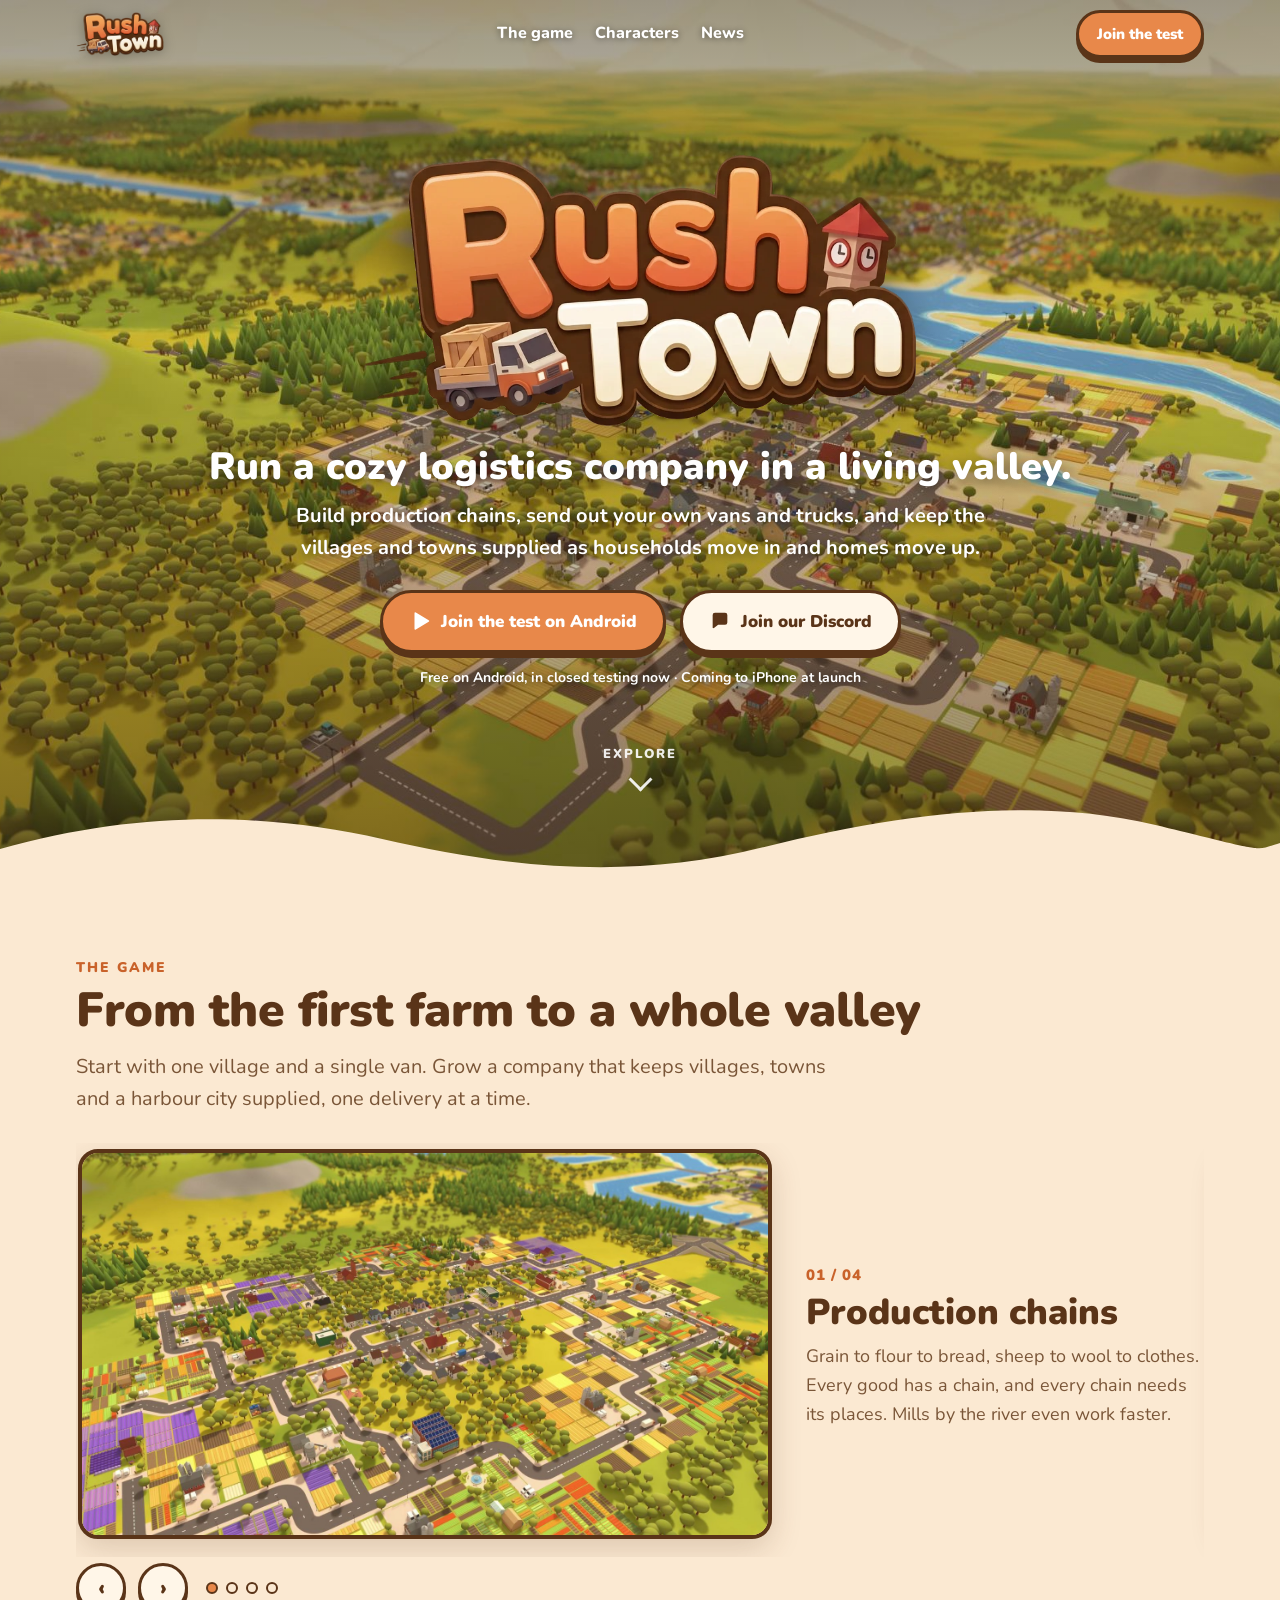
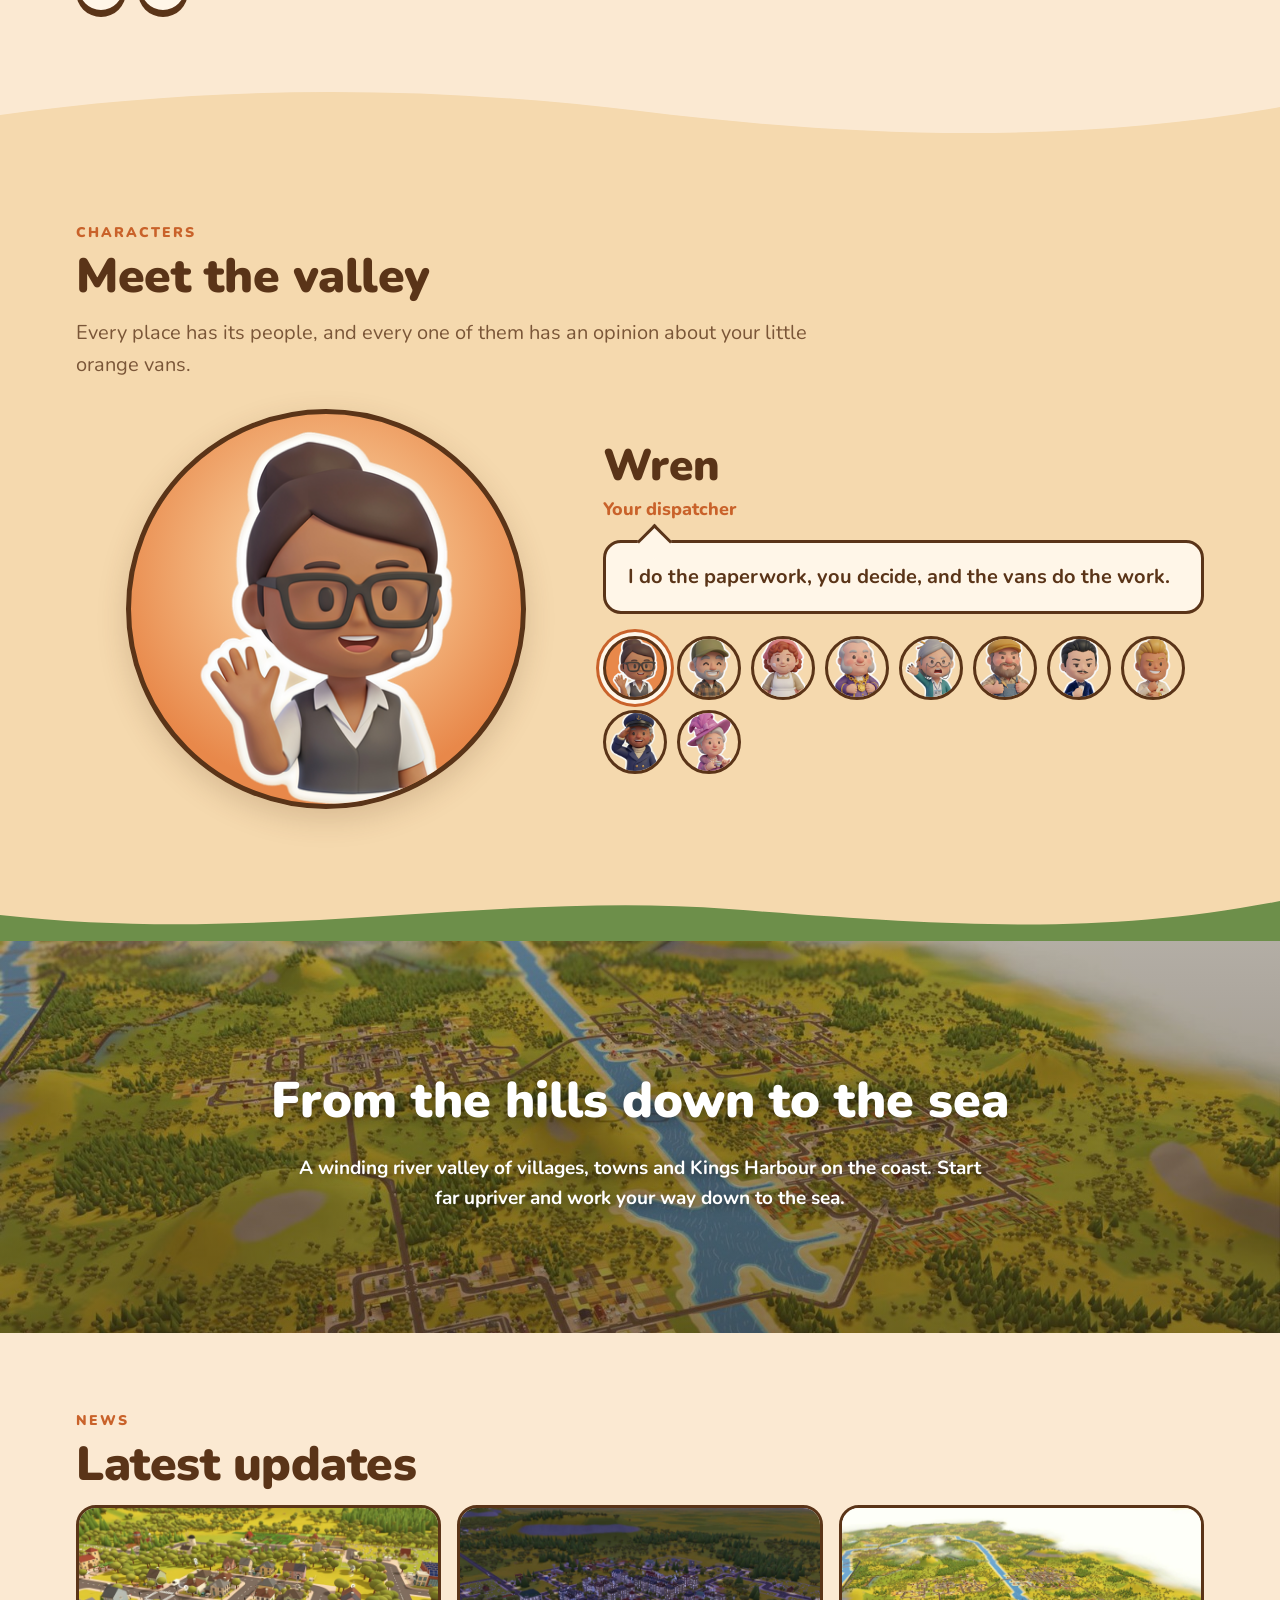
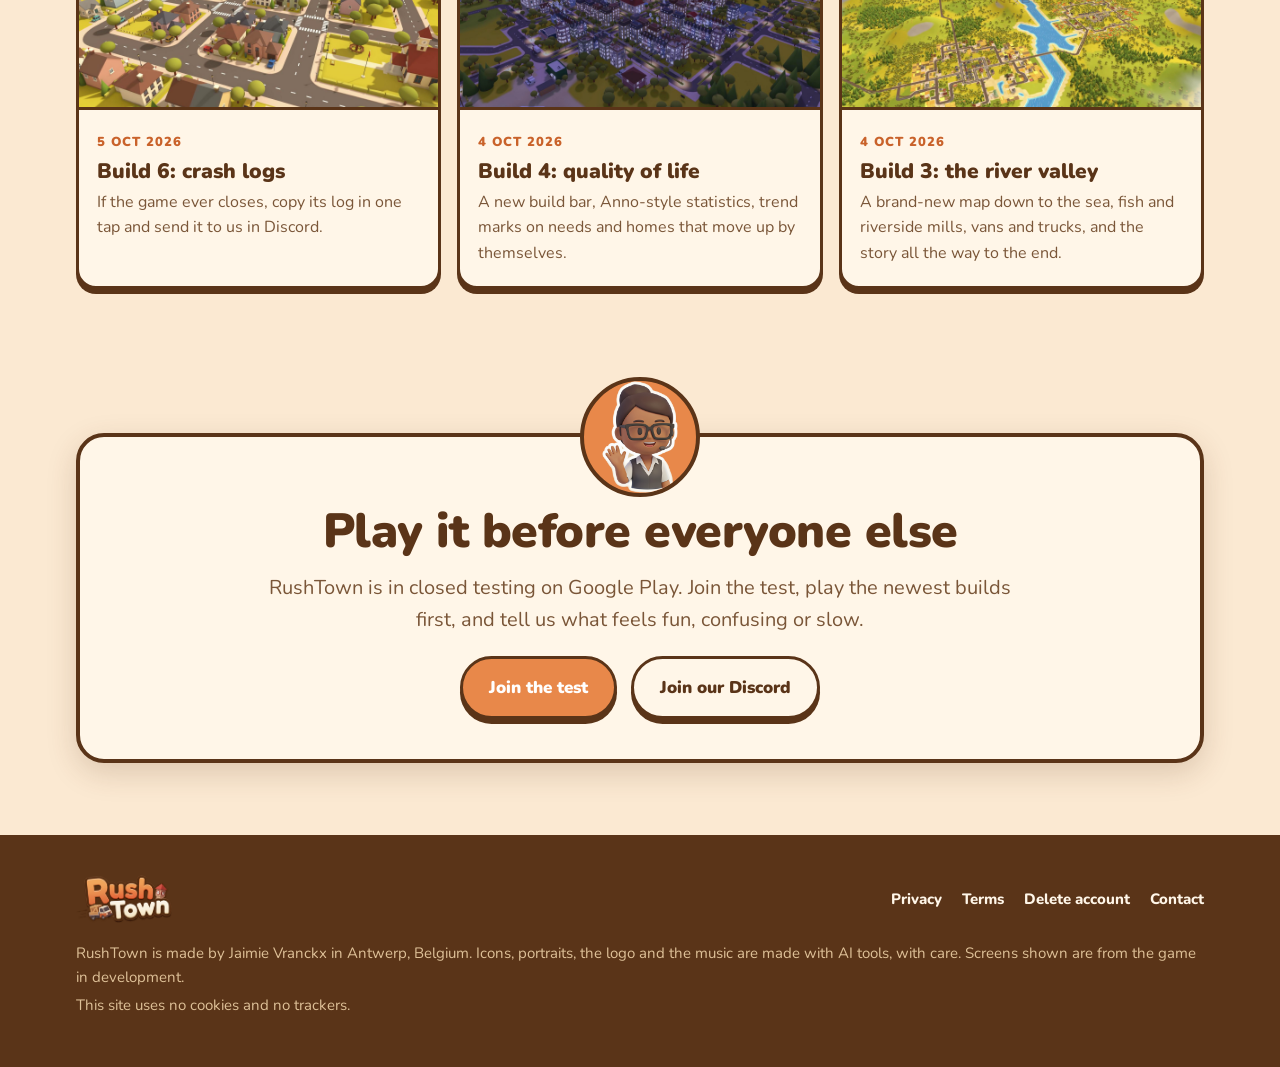
<file: index.html>
<!doctype html>
<html lang="en">
<head>
<meta charset="utf-8">
<meta name="viewport" content="width=device-width, initial-scale=1">
<title>RushTown · A cozy logistics game</title>
<meta name="description" content="RushTown is a cozy mobile logistics game: build production chains, run your own vans and trucks, and help the villages and towns of a river valley thrive.">
<meta property="og:title" content="RushTown">
<meta property="og:description" content="Run a cozy logistics company in a living valley. A mobile game for Android, in testing now.">
<meta property="og:image" content="https://rushtowngame.com/media/hero-small.jpg?v=20261011">
<meta property="og:url" content="https://rushtowngame.com/">
<meta name="theme-color" content="#FBE9D2">
<link rel="icon" href="media/logo.png">
<link rel="preload" as="image" href="media/hero.jpg?v=20261011">
<link rel="stylesheet" href="site.css">
</head>
<body>

<header class="bar" id="bar">
  <div class="wrap">
    <a href="./" aria-label="RushTown home"><img src="media/logo.png" alt="RushTown" width="88" height="44"></a>
    <nav aria-label="Main">
      <a href="#game">The game</a>
      <a href="#cast">Characters</a>
      <a href="#news">News</a>
    </nav>
    <a class="btn primary pill" href="#join">Join the test</a>
  </div>
</header>

<main>
  <!-- HERO. When the trailer is final, swap the div.bg for:
       <video class="bg" src="media/trailer-loop.mp4" poster="media/hero.jpg?v=20261011" autoplay muted loop playsinline></video> -->
  <section class="hero">
    <div class="bg" style="background-image:url('media/hero.jpg?v=20261011')" role="img" aria-label="Maplebrook, a farming village by the river"></div>
    <div class="inner">
      <img class="logo" src="media/logo.png" alt="RushTown" width="560" height="279">
      <h1>Run a cozy logistics company in a living valley.</h1>
      <p>Build production chains, send out your own vans and trucks, and keep the villages and towns supplied as households move in and homes move up.</p>
      <div class="cta">
        <a class="btn primary" href="https://play.google.com/apps/testing/com.jvranckx.rushtown">
          <svg viewBox="0 0 24 24" aria-hidden="true"><path fill="currentColor" d="M6 3.5v17a1 1 0 0 0 1.5.86l14-8.5a1 1 0 0 0 0-1.72l-14-8.5A1 1 0 0 0 6 3.5z"/></svg>
          Join the test on Android</a>
        <a class="btn cream" href="https://discord.gg/n6D7HrCAY">
          <svg viewBox="0 0 24 24" aria-hidden="true"><path fill="currentColor" d="M4 5.5A2.5 2.5 0 0 1 6.5 3h11A2.5 2.5 0 0 1 20 5.5v8A2.5 2.5 0 0 1 17.5 16H10l-4.6 3.7A.9.9 0 0 1 4 19V5.5z"/></svg>
          Join our Discord</a>
      </div>
      <small>Free on Android, in closed testing now · Coming to iPhone at launch</small>
    </div>
    <a class="scroll-cue" href="#game">EXPLORE</a>
    <svg class="hills" viewBox="0 0 1440 90" preserveAspectRatio="none" aria-hidden="true"><path fill="#FBE9D2" d="M0 58 C 160 18 300 22 430 48 S 700 92 860 56 S 1170 6 1300 34 S 1410 60 1440 52 V90 H0 Z"/></svg>
  </section>

  <!-- FEATURES -->
  <section class="block" id="game">
    <div class="wrap">
      <span class="eyebrow">The game</span>
      <h2 class="title">From the first farm to a whole valley</h2>
      <p class="lede">Start with one village and a single van. Grow a company that keeps villages, towns and a harbour city supplied, one delivery at a time.</p>
      <div class="slides">
        <div class="track" id="track">
          <article class="slide" id="s1">
            <figure><img src="media/shots/chains.jpg?v=20261011" alt="Farm fields and workshops round a village" loading="lazy" width="1600" height="900"></figure>
            <div><span class="num">01 / 04</span><h3>Production chains</h3><p>Grain to flour to bread, sheep to wool to clothes. Every good has a chain, and every chain needs its places. Mills by the river even work faster.</p></div>
          </article>
          <article class="slide" id="s2">
            <figure><img src="media/shots/fleet.jpg?v=20261011" alt="A village street with homes and shops" loading="lazy" width="1600" height="900"></figure>
            <div><span class="num">02 / 04</span><h3>Your own fleet</h3><p>Vans and trucks drive real roads between farms, workshops, warehouses and towns. You plan the routes, stop by stop.</p></div>
          </article>
          <article class="slide" id="s3">
            <figure><img src="media/shots/homes.jpg?v=20261011" alt="A town at night, its windows lit" loading="lazy" width="1600" height="900"></figure>
            <div><span class="num">03 / 04</span><h3>Homes move up</h3><p>Households move in when you keep them supplied. Bring the right goods and building materials, and homes climb their ladder all the way to tower villas.</p></div>
          </article>
          <article class="slide" id="s4">
            <figure><img src="media/shots/valley.jpg?v=20261011" alt="The whole river valley in the morning" loading="lazy" width="1600" height="900"></figure>
            <div><span class="num">04 / 04</span><h3>A valley to open up</h3><p>New villages and towns come out from under the clouds as your homes move up, from the hills down to the sea.</p></div>
          </article>
        </div>
        <div class="controls">
          <button class="arrow" id="prev" aria-label="Previous">‹</button>
          <button class="arrow" id="next" aria-label="Next">›</button>
          <div class="dots" id="dots"></div>
        </div>
      </div>
    </div>
  </section>

  <!-- CHARACTERS -->
  <svg class="wave" viewBox="0 0 1440 60" preserveAspectRatio="none" aria-hidden="true" style="background:#FBE9D2"><path fill="#F5D9AE" d="M0 30 C 240 0 480 0 720 26 S 1200 60 1440 22 V60 H0 Z"/></svg>
  <section class="block sand" id="cast">
    <div class="wrap">
      <span class="eyebrow">Characters</span>
      <h2 class="title">Meet the valley</h2>
      <p class="lede">Every place has its people, and every one of them has an opinion about your little orange vans.</p>
      <div class="cast">
        <div class="stage"><div class="disc"><img id="cast-img" src="media/cast/wren.png" alt="" width="384" height="384"></div></div>
        <div class="who">
          <p class="name" id="cast-name">Wren</p>
          <p class="role" id="cast-role">Your dispatcher</p>
          <blockquote id="cast-quote">I do the paperwork, you decide, and the vans do the work.</blockquote>
          <div class="picker" id="picker" role="group" aria-label="Choose a character"></div>
        </div>
      </div>
    </div>
  </section>
  <svg class="wave" viewBox="0 0 1440 60" preserveAspectRatio="none" aria-hidden="true" style="background:#F5D9AE"><path fill="#6d8f4a" d="M0 34 C 300 64 560 10 820 28 S 1240 54 1440 20 V60 H0 Z"/></svg>

  <!-- VALLEY BAND + STATS -->
  <section class="valley" style="background-image:url('media/shots/valley.jpg?v=20261011')">
    <div class="wrap">
      <h2>From the hills down to the sea</h2>
      <p>A winding river valley of villages, towns and Kings Harbour on the coast. Start far upriver and work your way down to the sea.</p>
      <div class="stats" id="stats" hidden aria-label="RushTown so far">
        <div class="stat"><b data-stat="companies">–</b><span>companies founded</span></div>
        <div class="stat"><b data-stat="alliances">–</b><span>alliances</span></div>
        <div class="stat"><b data-stat="goods_this_week">–</b><span>goods delivered this week</span></div>
      </div>
    </div>
  </section>

  <!-- NEWS -->
  <section class="block" id="news">
    <div class="wrap">
      <span class="eyebrow">News</span>
      <h2 class="title">Latest updates</h2>
      <div class="news">
        <a class="card" href="https://discord.gg/n6D7HrCAY">
          <img src="media/shots/fleet.jpg?v=20261011" alt="" loading="lazy" width="1600" height="900">
          <div><time datetime="2026-10-05">5 Oct 2026</time><h3>Build 6: crash logs</h3><p>If the game ever closes, copy its log in one tap and send it to us in Discord.</p></div>
        </a>
        <a class="card" href="https://discord.gg/n6D7HrCAY">
          <img src="media/shots/homes.jpg?v=20261011" alt="" loading="lazy" width="1600" height="900">
          <div><time datetime="2026-10-04">4 Oct 2026</time><h3>Build 4: quality of life</h3><p>A new build bar, Anno-style statistics, trend marks on needs and homes that move up by themselves.</p></div>
        </a>
        <a class="card" href="https://discord.gg/n6D7HrCAY">
          <img src="media/shots/valley.jpg?v=20261011" alt="" loading="lazy" width="1600" height="900">
          <div><time datetime="2026-10-04">4 Oct 2026</time><h3>Build 3: the river valley</h3><p>A brand-new map down to the sea, fish and riverside mills, vans and trucks, and the story all the way to the end.</p></div>
        </a>
      </div>
    </div>
  </section>

  <!-- JOIN -->
  <section class="block join" id="join">
    <div class="wrap">
      <div class="box">
        <img class="wren" src="media/cast/wren.png" alt="" width="120" height="120">
        <h2 class="title">Play it before everyone else</h2>
        <p class="lede" style="margin:0 auto 20px">RushTown is in closed testing on Google Play. Join the test, play the newest builds first, and tell us what feels fun, confusing or slow.</p>
        <div class="cta">
          <a class="btn primary" href="https://play.google.com/apps/testing/com.jvranckx.rushtown">Join the test</a>
          <a class="btn cream" href="https://discord.gg/n6D7HrCAY">Join our Discord</a>
        </div>
      </div>
    </div>
  </section>
</main>

<footer>
  <div class="wrap">
    <div class="top">
      <img src="media/logo.png" alt="RushTown" width="96" height="48">
      <nav aria-label="Footer">
        <a href="privacy.html">Privacy</a>
        <a href="terms.html">Terms</a>
        <a href="delete-account.html">Delete account</a>
        <a href="mailto:support@rushtowngame.com">Contact</a>
      </nav>
    </div>
    <p>RushTown is made by Jaimie Vranckx in Antwerp, Belgium. Icons, portraits, the logo and the music are made with AI tools, with care. Screens shown are from the game in development.</p>
    <p>This site uses no cookies and no trackers.</p>
  </div>
</footer>

<script>
(function () {
  // header turns solid after the hero
  var bar = document.getElementById("bar");
  function onScroll() { bar.classList.toggle("solid", window.scrollY > window.innerHeight * 0.55); }
  window.addEventListener("scroll", onScroll, { passive: true }); onScroll();

  // feature slideshow
  var track = document.getElementById("track");
  var slides = Array.prototype.slice.call(track.children);
  var dots = document.getElementById("dots");
  slides.forEach(function (s, i) {
    var b = document.createElement("button");
    b.setAttribute("aria-label", "Slide " + (i + 1));
    b.addEventListener("click", function () { go(i); });
    dots.appendChild(b);
  });
  function current() { return Math.round(track.scrollLeft / track.clientWidth); }
  function go(i) { i = (i + slides.length) % slides.length; track.scrollTo({ left: i * (track.clientWidth + 18), behavior: "smooth" }); }
  function mark() { var c = current(); Array.prototype.forEach.call(dots.children, function (d, i) { d.setAttribute("aria-current", i === c ? "true" : "false"); }); }
  document.getElementById("prev").addEventListener("click", function () { go(current() - 1); });
  document.getElementById("next").addEventListener("click", function () { go(current() + 1); });
  track.addEventListener("scroll", function () { window.requestAnimationFrame(mark); }, { passive: true });
  mark();

  // characters
  var cast = [
    ["wren", "Wren", "Your dispatcher", "I do the paperwork, you decide, and the vans do the work."],
    ["gus", "Gus Harrow", "Old hand of the haulage trade", "Round and round. That's all hauling is, kid. Mind the duck pond."],
    ["pell", "Mrs. Pell", "The baker", "You grow the grain, I'll do the rest. Mostly the rest is flour."],
    ["mayor", "Mayor Bramble", "Mayor of your home village", "Since the old firm folded, we've lived off the Tuesday market van."],
    ["edna", "Edna Quill", "Editor, the Sandbury Courier", "'MYSTERIOUS ORANGE VANS SIGHTED ON VALLEY ROAD.' Too long. 'VANS!'"],
    ["bram", "Bram Hollis", "Dairy farmer", "Little Lou is bigger than Big Lou. Don't mention it to her."],
    ["silas", "Silas Crane", "Distiller", "You run a tidy little operation. I'd like to make it a lucrative one."],
    ["vance", "Vance Hartley", "Hartley Freight", "Lovely little vans. Orange. Brave choice."],
    ["flint", "Captain Flint", "Harbourmaster", "Mind the gulls. They work for nobody."],
    ["augusta", "Lady Augusta", "Of Kings Harbour", "One simply cannot live in a Loft without cake."]
  ];
  var picker = document.getElementById("picker"), img = document.getElementById("cast-img");
  var nameEl = document.getElementById("cast-name"), roleEl = document.getElementById("cast-role"), quoteEl = document.getElementById("cast-quote");
  cast.forEach(function (c, i) {
    var b = document.createElement("button");
    b.setAttribute("aria-label", c[1]);
    b.setAttribute("aria-pressed", i === 0 ? "true" : "false");
    b.innerHTML = '<img src="media/cast/' + c[0] + '.png" alt="" width="64" height="64" loading="lazy">';
    b.addEventListener("click", function () {
      Array.prototype.forEach.call(picker.children, function (x) { x.setAttribute("aria-pressed", "false"); });
      b.setAttribute("aria-pressed", "true");
      img.style.opacity = 0;
      setTimeout(function () { img.src = "media/cast/" + c[0] + ".png"; img.style.opacity = 1; }, 150);
      nameEl.textContent = c[1]; roleEl.textContent = c[2]; quoteEl.textContent = c[3];
    });
    picker.appendChild(b);
  });

  // live totals from the game server (hidden until all three arrive)
  var box = document.getElementById("stats");
  fetch("https://api.rushtowngame.com/public/stats.json", { cache: "no-store" })
    .then(function (r) { return r.ok ? r.json() : null; })
    .then(function (d) {
      if (!d) return;
      var shown = 0;
      box.querySelectorAll("[data-stat]").forEach(function (el) {
        var v = d[el.getAttribute("data-stat")];
        if (typeof v === "number") { el.textContent = v.toLocaleString("en-US"); shown++; }
      });
      // only once the numbers are worth showing
      if (shown === 3 && d.companies >= 100) box.hidden = false;
    })
    .catch(function () {});
})();
</script>
</body>
</html>
</file>
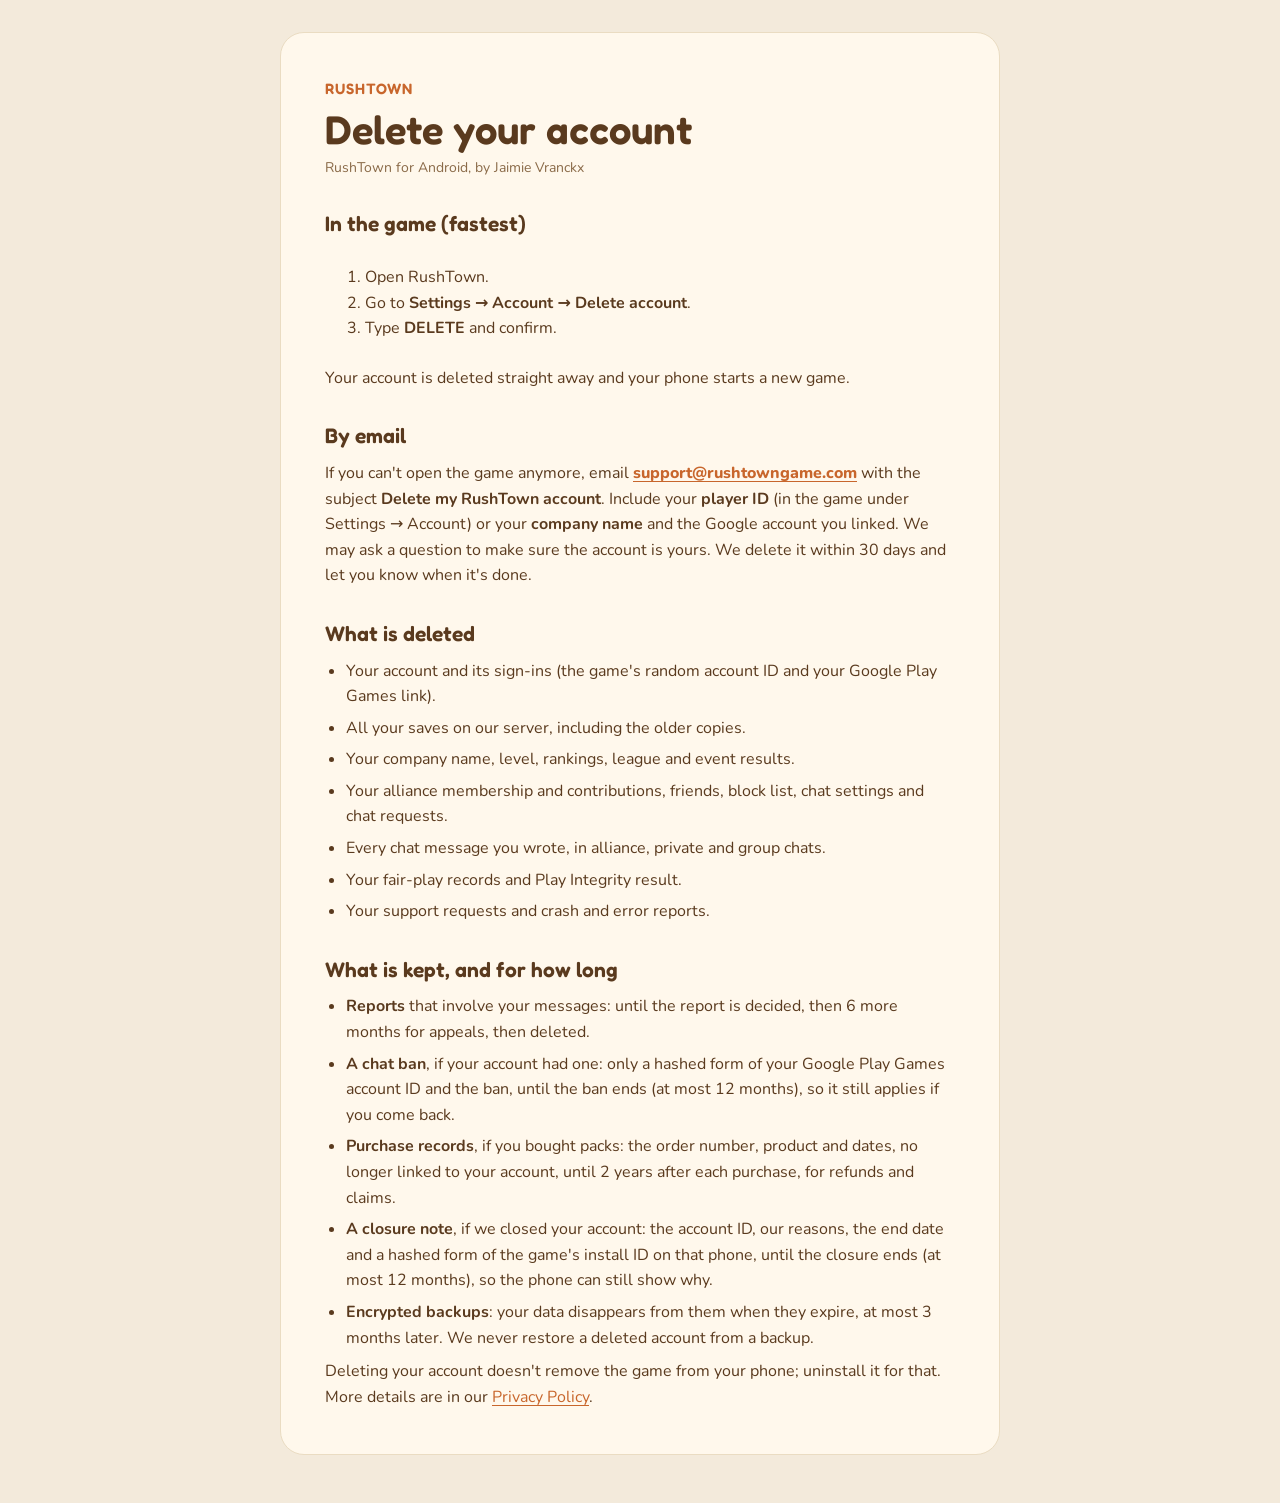
<file: delete-account.html>
<!doctype html>
<html lang="en">
<head>
<meta charset="utf-8">
<meta name="viewport" content="width=device-width, initial-scale=1">
<title>Delete Your RushTown Account</title>
<meta name="description" content="How to delete your RushTown account and data.">
<link rel="stylesheet" href="style.css">
</head>
<body>
<main class="wrap">
  <header>
    <a class="game" href="./">RushTown</a>
    <h1>Delete your account</h1>
    <p class="meta">RushTown for Android, by Jaimie Vranckx</p>
  </header>

  <section>
    <h2>In the game (fastest)</h2>
    <ol class="points">
      <li>Open RushTown.</li>
      <li>Go to <strong>Settings → Account → Delete account</strong>.</li>
      <li>Type <strong>DELETE</strong> and confirm.</li>
    </ol>
    <p>Your account is deleted straight away and your phone starts a new game.</p>
  </section>

  <section>
    <h2>By email</h2>
    <p>If you can't open the game anymore, email <a class="addr" href="mailto:support@rushtowngame.com?subject=Delete%20my%20RushTown%20account">support@rushtowngame.com</a> with the subject <strong>Delete my RushTown account</strong>. Include your <strong>player ID</strong> (in the game under Settings → Account) or your <strong>company name</strong> and the Google account you linked. We may ask a question to make sure the account is yours. We delete it within 30 days and let you know when it's done.</p>
  </section>

  <section>
    <h2>What is deleted</h2>
    <ul class="points">
      <li>Your account and its sign-ins (the game's random account ID and your Google Play Games link).</li>
      <li>All your saves on our server, including the older copies.</li>
      <li>Your company name, level, rankings, league and event results.</li>
      <li>Your alliance membership and contributions, friends, block list, chat settings and chat requests.</li>
      <li>Every chat message you wrote, in alliance, private and group chats.</li>
      <li>Your fair-play records and Play Integrity result.</li>
      <li>Your support requests and crash and error reports.</li>
    </ul>
  </section>

  <section>
    <h2>What is kept, and for how long</h2>
    <ul class="points">
      <li><strong>Reports</strong> that involve your messages: until the report is decided, then 6 more months for appeals, then deleted.</li>
      <li><strong>A chat ban</strong>, if your account had one: only a hashed form of your Google Play Games account ID and the ban, until the ban ends (at most 12 months), so it still applies if you come back.</li>
      <li><strong>Purchase records</strong>, if you bought packs: the order number, product and dates, no longer linked to your account, until 2 years after each purchase, for refunds and claims.</li>
      <li><strong>A closure note</strong>, if we closed your account: the account ID, our reasons, the end date and a hashed form of the game's install ID on that phone, until the closure ends (at most 12 months), so the phone can still show why.</li>
      <li><strong>Encrypted backups</strong>: your data disappears from them when they expire, at most 3 months later. We never restore a deleted account from a backup.</li>
    </ul>
    <p>Deleting your account doesn't remove the game from your phone; uninstall it for that. More details are in our <a href="privacy.html">Privacy Policy</a>.</p>
  </section>
</main>
</body>
</html>
</file>
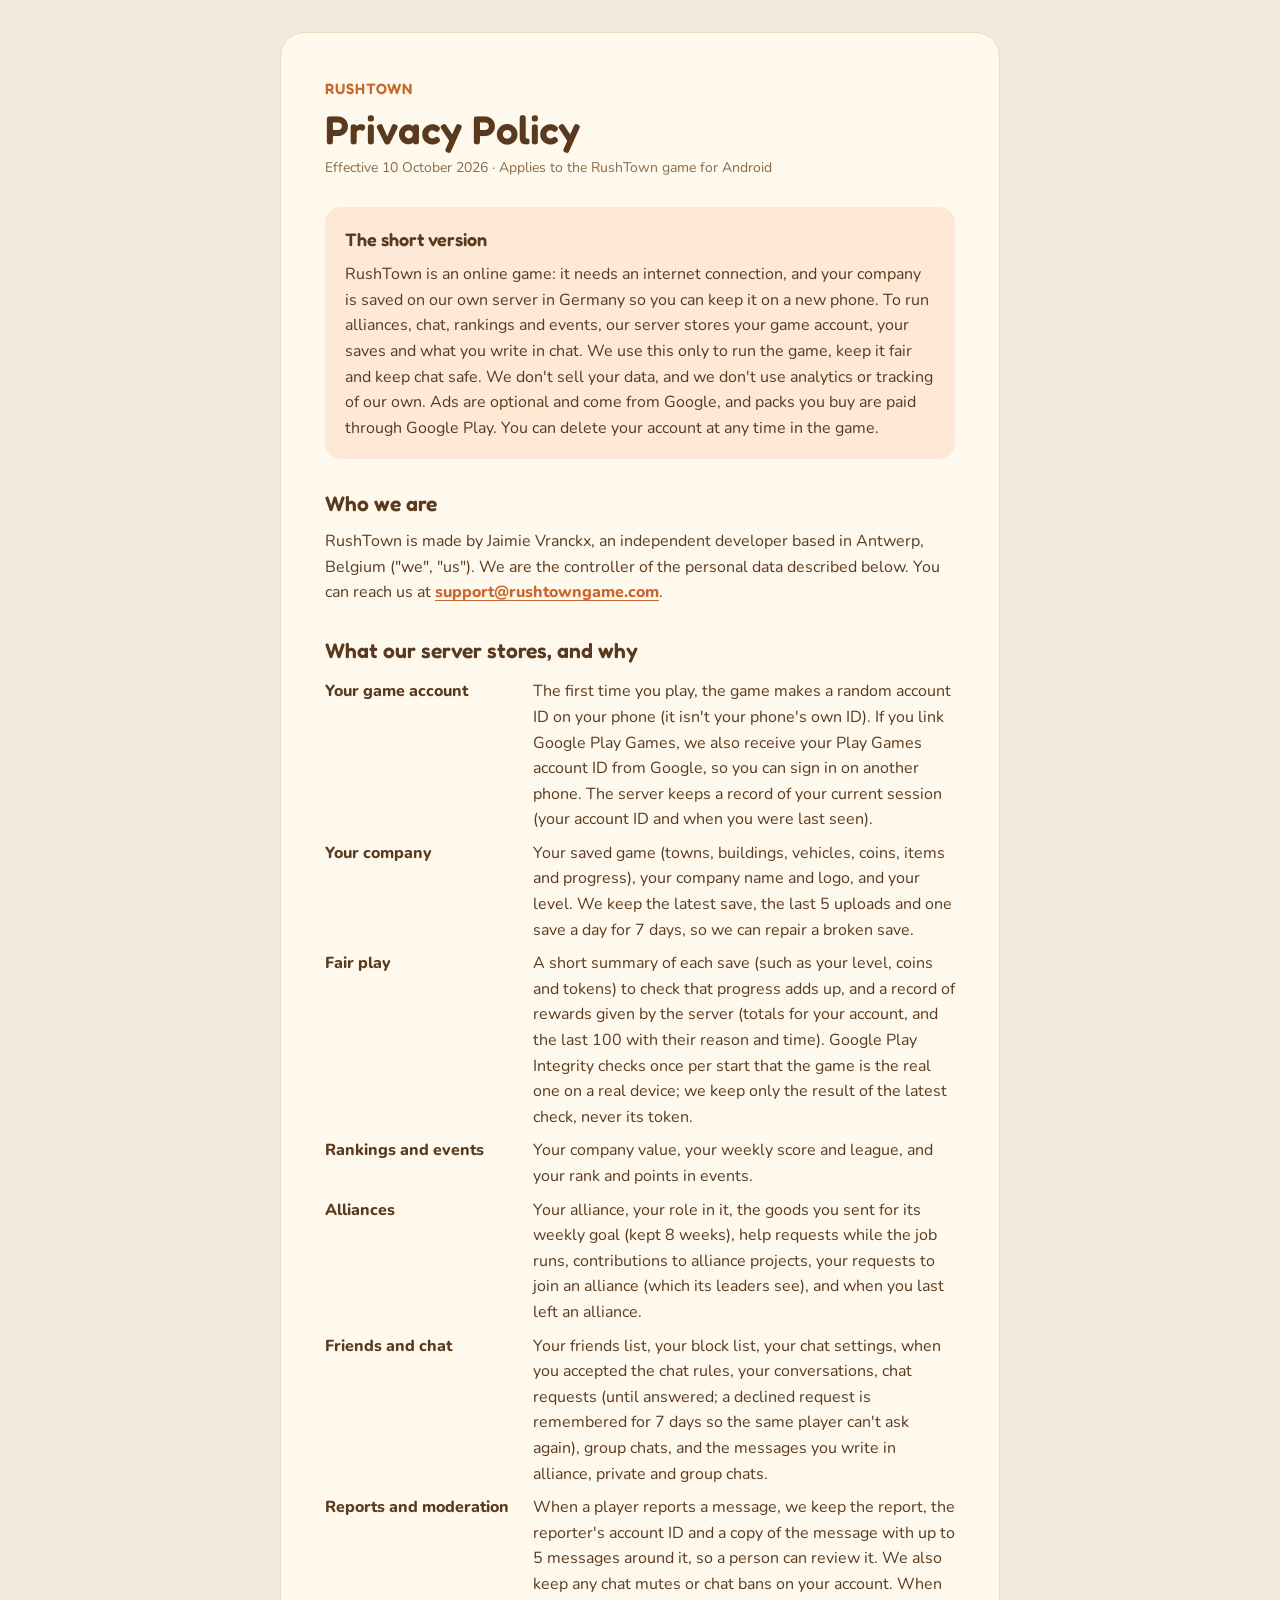
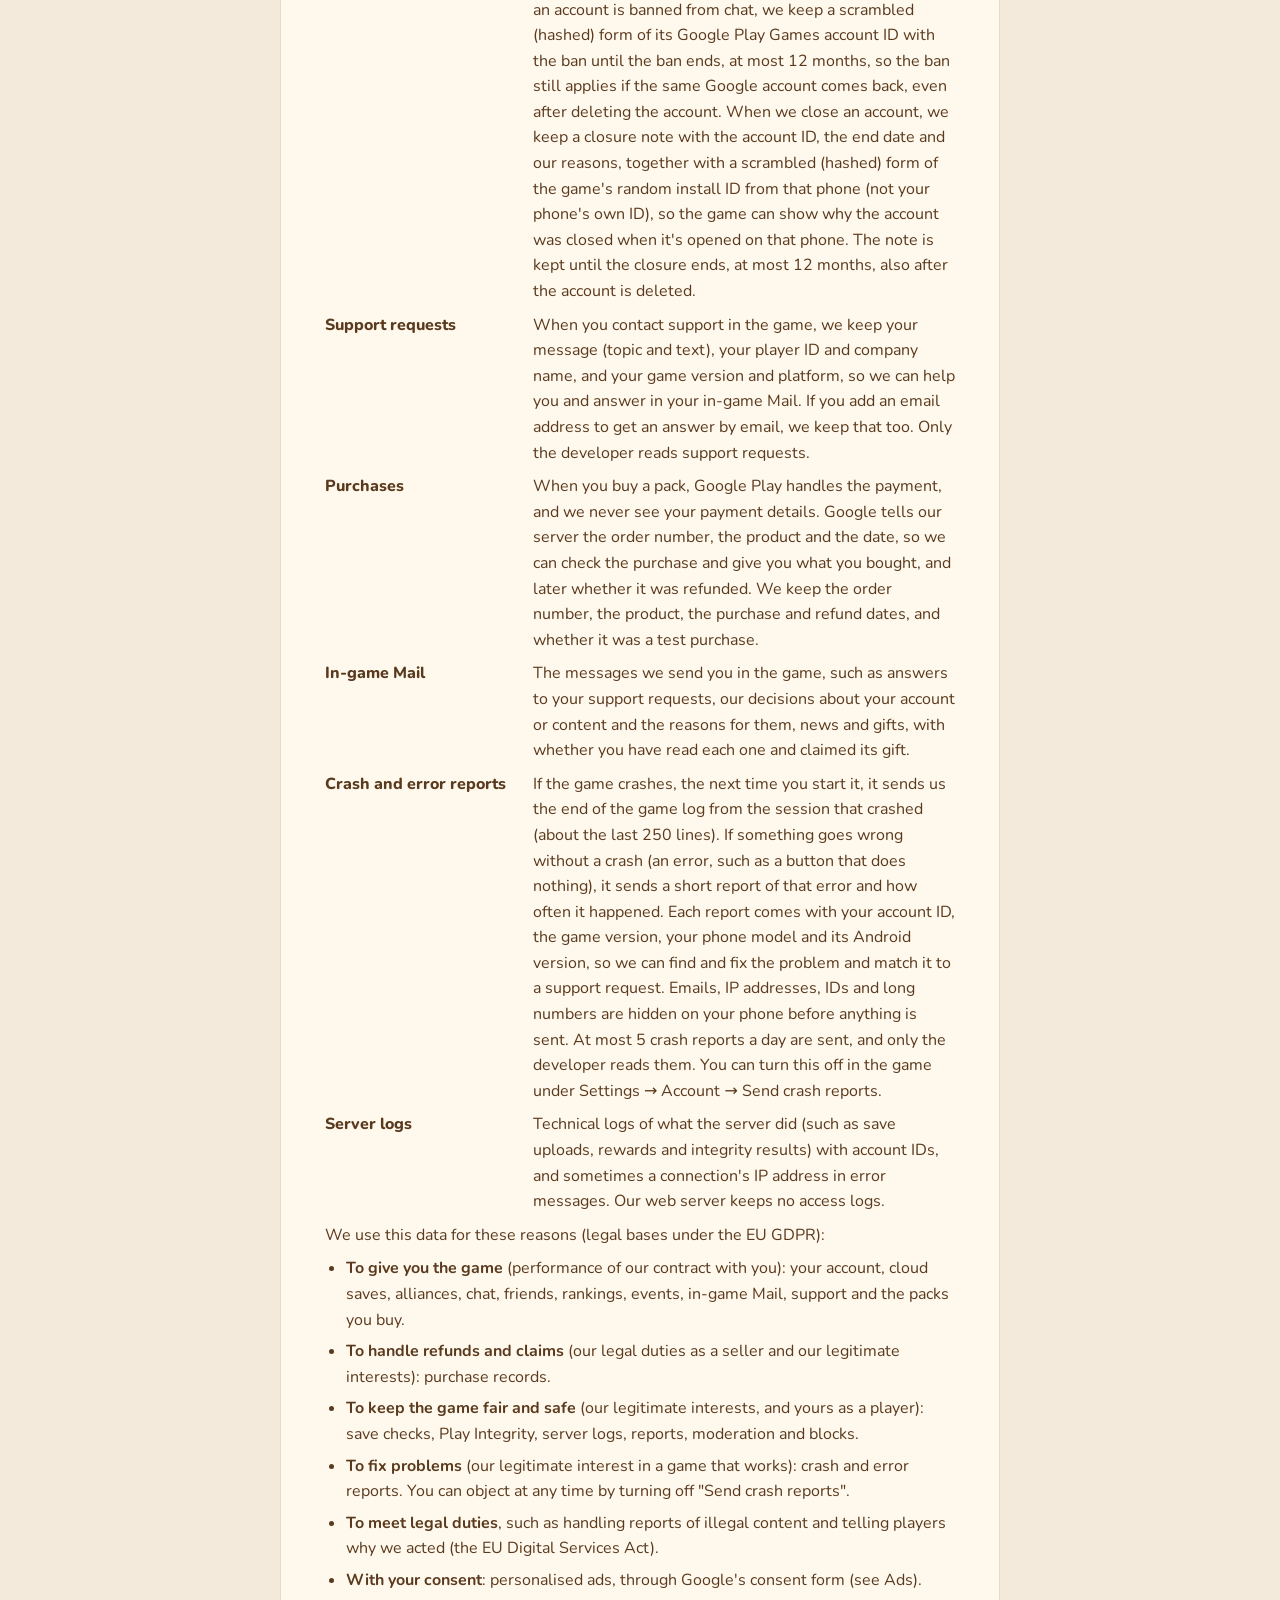
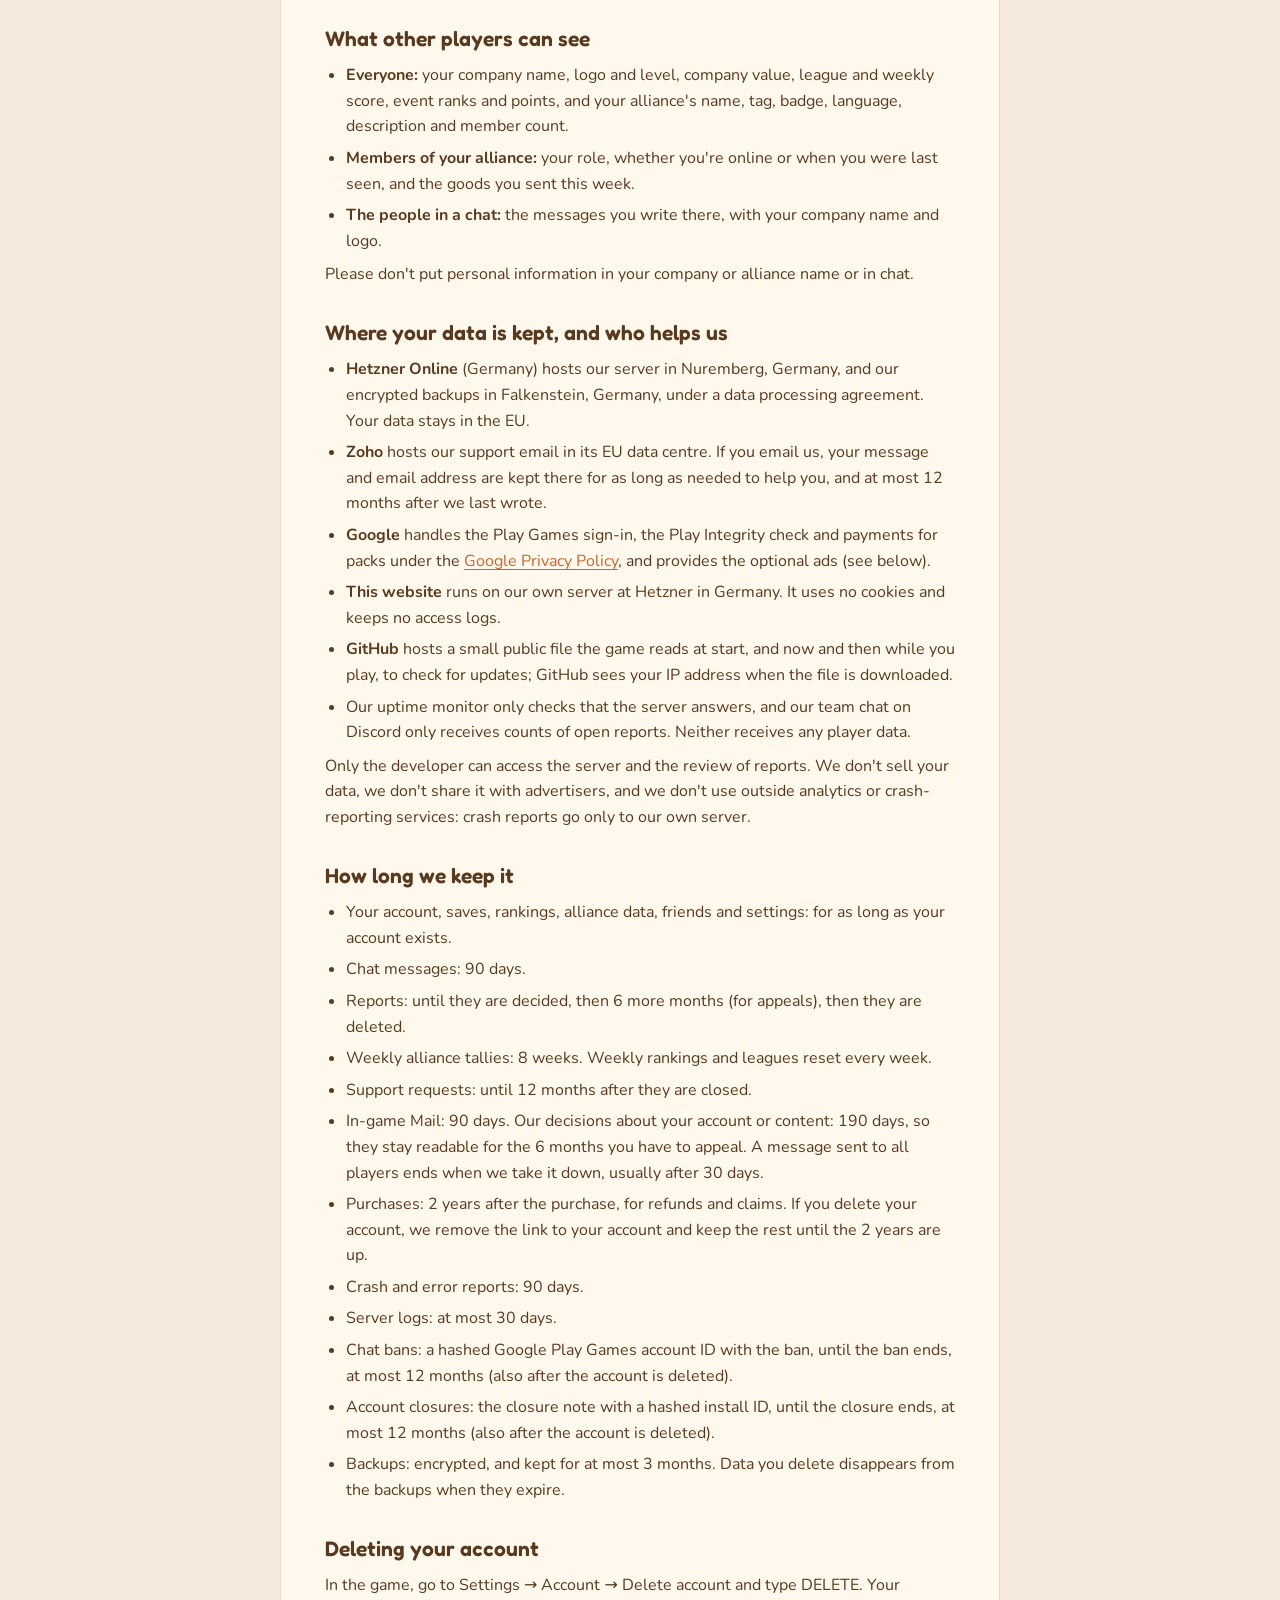
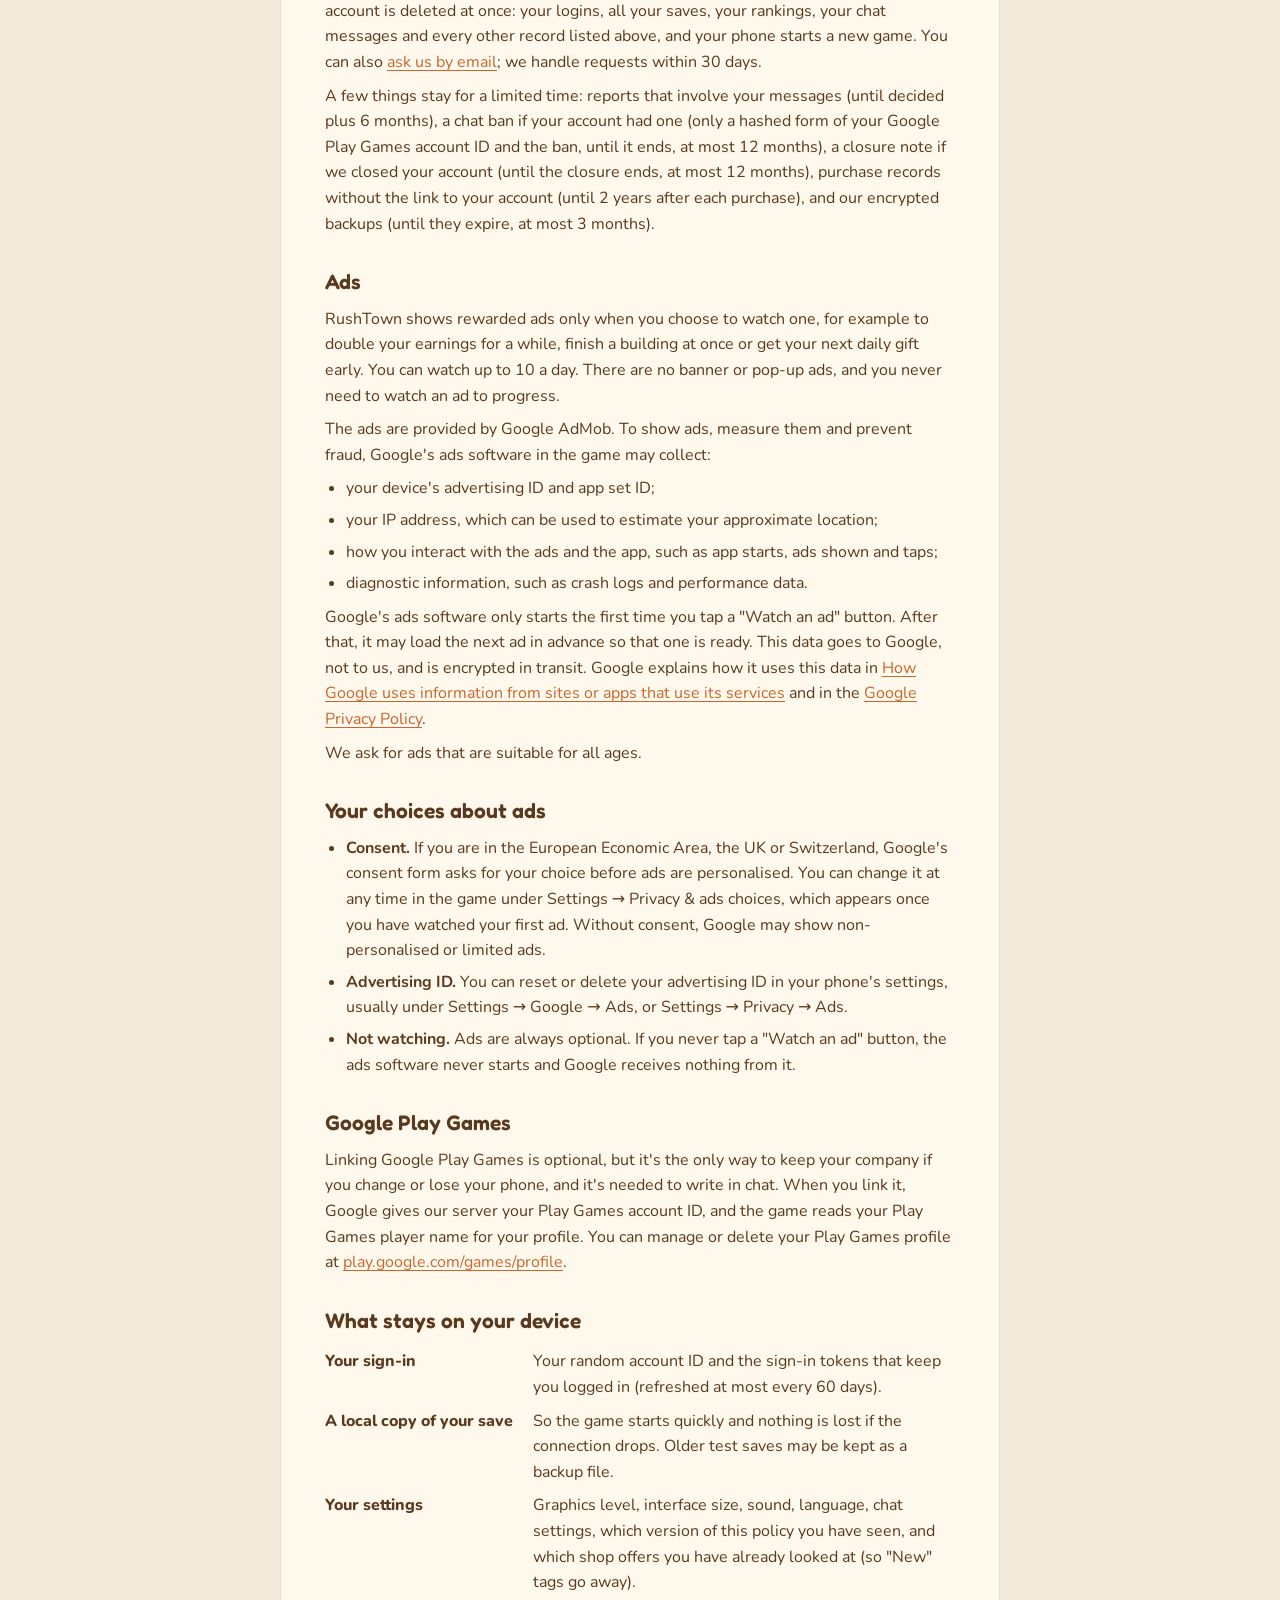
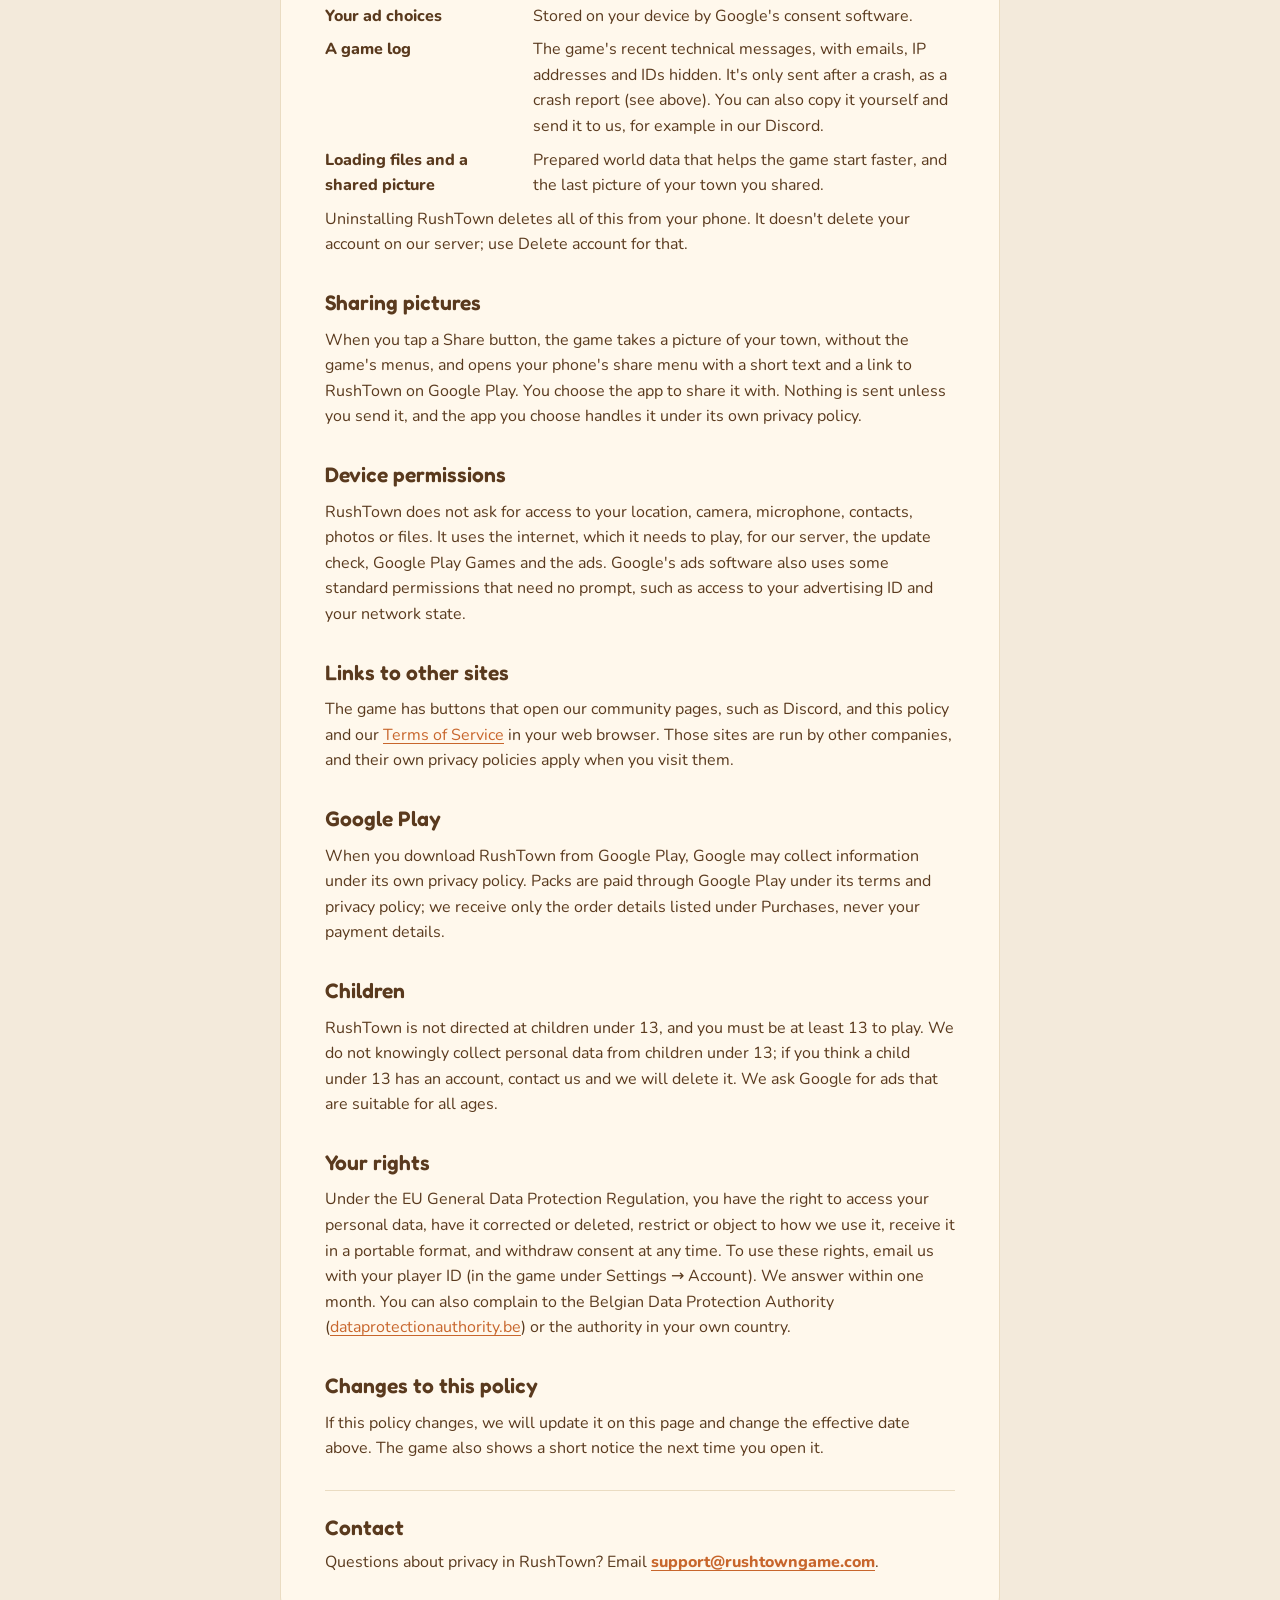
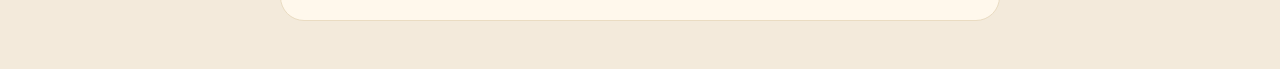
<file: privacy.html>
<!doctype html>
<html lang="en">
<head>
<meta charset="utf-8">
<meta name="viewport" content="width=device-width, initial-scale=1">
<title>RushTown Privacy Policy</title>
<meta name="description" content="Privacy policy for the RushTown game for Android.">
<link rel="stylesheet" href="style.css">
</head>
<body>
<main class="wrap">
  <header>
    <a class="game" href="./">RushTown</a>
    <h1>Privacy Policy</h1>
    <p class="meta">Effective 10 October 2026 · Applies to the RushTown game for Android</p>
  </header>

  <div class="summary">
    <strong>The short version</strong>
    <p>RushTown is an online game: it needs an internet connection, and your company is saved on our own server in Germany so you can keep it on a new phone. To run alliances, chat, rankings and events, our server stores your game account, your saves and what you write in chat. We use this only to run the game, keep it fair and keep chat safe. We don't sell your data, and we don't use analytics or tracking of our own. Ads are optional and come from Google, and packs you buy are paid through Google Play. You can delete your account at any time in the game.</p>
  </div>

  <section>
    <h2>Who we are</h2>
    <p>RushTown is made by Jaimie Vranckx, an independent developer based in Antwerp, Belgium ("we", "us"). We are the controller of the personal data described below. You can reach us at <a class="addr" href="mailto:support@rushtowngame.com">support@rushtowngame.com</a>.</p>
  </section>

  <section>
    <h2>What our server stores, and why</h2>
    <dl class="stored">
      <dt>Your game account</dt>
      <dd>The first time you play, the game makes a random account ID on your phone (it isn't your phone's own ID). If you link Google Play Games, we also receive your Play Games account ID from Google, so you can sign in on another phone. The server keeps a record of your current session (your account ID and when you were last seen).</dd>
      <dt>Your company</dt>
      <dd>Your saved game (towns, buildings, vehicles, coins, items and progress), your company name and logo, and your level. We keep the latest save, the last 5 uploads and one save a day for 7 days, so we can repair a broken save.</dd>
      <dt>Fair play</dt>
      <dd>A short summary of each save (such as your level, coins and tokens) to check that progress adds up, and a record of rewards given by the server (totals for your account, and the last 100 with their reason and time). Google Play Integrity checks once per start that the game is the real one on a real device; we keep only the result of the latest check, never its token.</dd>
      <dt>Rankings and events</dt>
      <dd>Your company value, your weekly score and league, and your rank and points in events.</dd>
      <dt>Alliances</dt>
      <dd>Your alliance, your role in it, the goods you sent for its weekly goal (kept 8 weeks), help requests while the job runs, contributions to alliance projects, your requests to join an alliance (which its leaders see), and when you last left an alliance.</dd>
      <dt>Friends and chat</dt>
      <dd>Your friends list, your block list, your chat settings, when you accepted the chat rules, your conversations, chat requests (until answered; a declined request is remembered for 7 days so the same player can't ask again), group chats, and the messages you write in alliance, private and group chats.</dd>
      <dt>Reports and moderation</dt>
      <dd>When a player reports a message, we keep the report, the reporter's account ID and a copy of the message with up to 5 messages around it, so a person can review it. We also keep any chat mutes or chat bans on your account. When an account is banned from chat, we keep a scrambled (hashed) form of its Google Play Games account ID with the ban until the ban ends, at most 12 months, so the ban still applies if the same Google account comes back, even after deleting the account. When we close an account, we keep a closure note with the account ID, the end date and our reasons, together with a scrambled (hashed) form of the game's random install ID from that phone (not your phone's own ID), so the game can show why the account was closed when it's opened on that phone. The note is kept until the closure ends, at most 12 months, also after the account is deleted.</dd>
      <dt>Support requests</dt>
      <dd>When you contact support in the game, we keep your message (topic and text), your player ID and company name, and your game version and platform, so we can help you and answer in your in-game Mail. If you add an email address to get an answer by email, we keep that too. Only the developer reads support requests.</dd>
      <dt>Purchases</dt>
      <dd>When you buy a pack, Google Play handles the payment, and we never see your payment details. Google tells our server the order number, the product and the date, so we can check the purchase and give you what you bought, and later whether it was refunded. We keep the order number, the product, the purchase and refund dates, and whether it was a test purchase.</dd>
      <dt>In-game Mail</dt>
      <dd>The messages we send you in the game, such as answers to your support requests, our decisions about your account or content and the reasons for them, news and gifts, with whether you have read each one and claimed its gift.</dd>
      <dt>Crash and error reports</dt>
      <dd>If the game crashes, the next time you start it, it sends us the end of the game log from the session that crashed (about the last 250 lines). If something goes wrong without a crash (an error, such as a button that does nothing), it sends a short report of that error and how often it happened. Each report comes with your account ID, the game version, your phone model and its Android version, so we can find and fix the problem and match it to a support request. Emails, IP addresses, IDs and long numbers are hidden on your phone before anything is sent. At most 5 crash reports a day are sent, and only the developer reads them. You can turn this off in the game under Settings → Account → Send crash reports.</dd>
      <dt>Server logs</dt>
      <dd>Technical logs of what the server did (such as save uploads, rewards and integrity results) with account IDs, and sometimes a connection's IP address in error messages. Our web server keeps no access logs.</dd>
    </dl>
    <p>We use this data for these reasons (legal bases under the EU GDPR):</p>
    <ul class="points">
      <li><strong>To give you the game</strong> (performance of our contract with you): your account, cloud saves, alliances, chat, friends, rankings, events, in-game Mail, support and the packs you buy.</li>
      <li><strong>To handle refunds and claims</strong> (our legal duties as a seller and our legitimate interests): purchase records.</li>
      <li><strong>To keep the game fair and safe</strong> (our legitimate interests, and yours as a player): save checks, Play Integrity, server logs, reports, moderation and blocks.</li>
      <li><strong>To fix problems</strong> (our legitimate interest in a game that works): crash and error reports. You can object at any time by turning off "Send crash reports".</li>
      <li><strong>To meet legal duties</strong>, such as handling reports of illegal content and telling players why we acted (the EU Digital Services Act).</li>
      <li><strong>With your consent</strong>: personalised ads, through Google's consent form (see Ads).</li>
    </ul>
  </section>

  <section>
    <h2>What other players can see</h2>
    <ul class="points">
      <li><strong>Everyone:</strong> your company name, logo and level, company value, league and weekly score, event ranks and points, and your alliance's name, tag, badge, language, description and member count.</li>
      <li><strong>Members of your alliance:</strong> your role, whether you're online or when you were last seen, and the goods you sent this week.</li>
      <li><strong>The people in a chat:</strong> the messages you write there, with your company name and logo.</li>
    </ul>
    <p>Please don't put personal information in your company or alliance name or in chat.</p>
  </section>

  <section>
    <h2>Where your data is kept, and who helps us</h2>
    <ul class="points">
      <li><strong>Hetzner Online</strong> (Germany) hosts our server in Nuremberg, Germany, and our encrypted backups in Falkenstein, Germany, under a data processing agreement. Your data stays in the EU.</li>
      <li><strong>Zoho</strong> hosts our support email in its EU data centre. If you email us, your message and email address are kept there for as long as needed to help you, and at most 12 months after we last wrote.</li>
      <li><strong>Google</strong> handles the Play Games sign-in, the Play Integrity check and payments for packs under the <a href="https://policies.google.com/privacy">Google Privacy Policy</a>, and provides the optional ads (see below).</li>
      <li><strong>This website</strong> runs on our own server at Hetzner in Germany. It uses no cookies and keeps no access logs.</li>
      <li><strong>GitHub</strong> hosts a small public file the game reads at start, and now and then while you play, to check for updates; GitHub sees your IP address when the file is downloaded.</li>
      <li>Our uptime monitor only checks that the server answers, and our team chat on Discord only receives counts of open reports. Neither receives any player data.</li>
    </ul>
    <p>Only the developer can access the server and the review of reports. We don't sell your data, we don't share it with advertisers, and we don't use outside analytics or crash-reporting services: crash reports go only to our own server.</p>
  </section>

  <section>
    <h2>How long we keep it</h2>
    <ul class="points">
      <li>Your account, saves, rankings, alliance data, friends and settings: for as long as your account exists.</li>
      <li>Chat messages: 90 days.</li>
      <li>Reports: until they are decided, then 6 more months (for appeals), then they are deleted.</li>
      <li>Weekly alliance tallies: 8 weeks. Weekly rankings and leagues reset every week.</li>
      <li>Support requests: until 12 months after they are closed.</li>
      <li>In-game Mail: 90 days. Our decisions about your account or content: 190 days, so they stay readable for the 6 months you have to appeal. A message sent to all players ends when we take it down, usually after 30 days.</li>
      <li>Purchases: 2 years after the purchase, for refunds and claims. If you delete your account, we remove the link to your account and keep the rest until the 2 years are up.</li>
      <li>Crash and error reports: 90 days.</li>
      <li>Server logs: at most 30 days.</li>
      <li>Chat bans: a hashed Google Play Games account ID with the ban, until the ban ends, at most 12 months (also after the account is deleted).</li>
      <li>Account closures: the closure note with a hashed install ID, until the closure ends, at most 12 months (also after the account is deleted).</li>
      <li>Backups: encrypted, and kept for at most 3 months. Data you delete disappears from the backups when they expire.</li>
    </ul>
  </section>

  <section>
    <h2>Deleting your account</h2>
    <p>In the game, go to Settings → Account → Delete account and type DELETE. Your account is deleted at once: your logins, all your saves, your rankings, your chat messages and every other record listed above, and your phone starts a new game. You can also <a href="delete-account.html">ask us by email</a>; we handle requests within 30 days.</p>
    <p>A few things stay for a limited time: reports that involve your messages (until decided plus 6 months), a chat ban if your account had one (only a hashed form of your Google Play Games account ID and the ban, until it ends, at most 12 months), a closure note if we closed your account (until the closure ends, at most 12 months), purchase records without the link to your account (until 2 years after each purchase), and our encrypted backups (until they expire, at most 3 months).</p>
  </section>

  <section>
    <h2>Ads</h2>
    <p>RushTown shows rewarded ads only when you choose to watch one, for example to double your earnings for a while, finish a building at once or get your next daily gift early. You can watch up to 10 a day. There are no banner or pop-up ads, and you never need to watch an ad to progress.</p>
    <p>The ads are provided by Google AdMob. To show ads, measure them and prevent fraud, Google's ads software in the game may collect:</p>
    <ul class="points">
      <li>your device's advertising ID and app set ID;</li>
      <li>your IP address, which can be used to estimate your approximate location;</li>
      <li>how you interact with the ads and the app, such as app starts, ads shown and taps;</li>
      <li>diagnostic information, such as crash logs and performance data.</li>
    </ul>
    <p>Google's ads software only starts the first time you tap a "Watch an ad" button. After that, it may load the next ad in advance so that one is ready. This data goes to Google, not to us, and is encrypted in transit. Google explains how it uses this data in <a href="https://policies.google.com/technologies/partner-sites">How Google uses information from sites or apps that use its services</a> and in the <a href="https://policies.google.com/privacy">Google Privacy Policy</a>.</p>
    <p>We ask for ads that are suitable for all ages.</p>
  </section>

  <section>
    <h2>Your choices about ads</h2>
    <ul class="points">
      <li><strong>Consent.</strong> If you are in the European Economic Area, the UK or Switzerland, Google's consent form asks for your choice before ads are personalised. You can change it at any time in the game under Settings → Privacy &amp; ads choices, which appears once you have watched your first ad. Without consent, Google may show non-personalised or limited ads.</li>
      <li><strong>Advertising ID.</strong> You can reset or delete your advertising ID in your phone's settings, usually under Settings → Google → Ads, or Settings → Privacy → Ads.</li>
      <li><strong>Not watching.</strong> Ads are always optional. If you never tap a "Watch an ad" button, the ads software never starts and Google receives nothing from it.</li>
    </ul>
  </section>

  <section>
    <h2>Google Play Games</h2>
    <p>Linking Google Play Games is optional, but it's the only way to keep your company if you change or lose your phone, and it's needed to write in chat. When you link it, Google gives our server your Play Games account ID, and the game reads your Play Games player name for your profile. You can manage or delete your Play Games profile at <a href="https://play.google.com/games/profile">play.google.com/games/profile</a>.</p>
  </section>

  <section>
    <h2>What stays on your device</h2>
    <dl class="stored">
      <dt>Your sign-in</dt><dd>Your random account ID and the sign-in tokens that keep you logged in (refreshed at most every 60 days).</dd>
      <dt>A local copy of your save</dt><dd>So the game starts quickly and nothing is lost if the connection drops. Older test saves may be kept as a backup file.</dd>
      <dt>Your settings</dt><dd>Graphics level, interface size, sound, language, chat settings, which version of this policy you have seen, and which shop offers you have already looked at (so "New" tags go away).</dd>
      <dt>Your ad choices</dt><dd>Stored on your device by Google's consent software.</dd>
      <dt>A game log</dt><dd>The game's recent technical messages, with emails, IP addresses and IDs hidden. It's only sent after a crash, as a crash report (see above). You can also copy it yourself and send it to us, for example in our Discord.</dd>
      <dt>Loading files and a shared picture</dt><dd>Prepared world data that helps the game start faster, and the last picture of your town you shared.</dd>
    </dl>
    <p>Uninstalling RushTown deletes all of this from your phone. It doesn't delete your account on our server; use Delete account for that.</p>
  </section>

  <section>
    <h2>Sharing pictures</h2>
    <p>When you tap a Share button, the game takes a picture of your town, without the game's menus, and opens your phone's share menu with a short text and a link to RushTown on Google Play. You choose the app to share it with. Nothing is sent unless you send it, and the app you choose handles it under its own privacy policy.</p>
  </section>

  <section>
    <h2>Device permissions</h2>
    <p>RushTown does not ask for access to your location, camera, microphone, contacts, photos or files. It uses the internet, which it needs to play, for our server, the update check, Google Play Games and the ads. Google's ads software also uses some standard permissions that need no prompt, such as access to your advertising ID and your network state.</p>
  </section>

  <section>
    <h2>Links to other sites</h2>
    <p>The game has buttons that open our community pages, such as Discord, and this policy and our <a href="terms.html">Terms of Service</a> in your web browser. Those sites are run by other companies, and their own privacy policies apply when you visit them.</p>
  </section>

  <section>
    <h2>Google Play</h2>
    <p>When you download RushTown from Google Play, Google may collect information under its own privacy policy. Packs are paid through Google Play under its terms and privacy policy; we receive only the order details listed under Purchases, never your payment details.</p>
  </section>

  <section>
    <h2>Children</h2>
    <p>RushTown is not directed at children under 13, and you must be at least 13 to play. We do not knowingly collect personal data from children under 13; if you think a child under 13 has an account, contact us and we will delete it. We ask Google for ads that are suitable for all ages.</p>
  </section>

  <section>
    <h2>Your rights</h2>
    <p>Under the EU General Data Protection Regulation, you have the right to access your personal data, have it corrected or deleted, restrict or object to how we use it, receive it in a portable format, and withdraw consent at any time. To use these rights, email us with your player ID (in the game under Settings → Account). We answer within one month. You can also complain to the Belgian Data Protection Authority (<a href="https://www.dataprotectionauthority.be">dataprotectionauthority.be</a>) or the authority in your own country.</p>
  </section>

  <section>
    <h2>Changes to this policy</h2>
    <p>If this policy changes, we will update it on this page and change the effective date above. The game also shows a short notice the next time you open it.</p>
  </section>

  <div class="contact">
    <h2>Contact</h2>
    <p>Questions about privacy in RushTown? Email <a class="addr" href="mailto:support@rushtowngame.com">support@rushtowngame.com</a>.</p>
  </div>
</main>
</body>
</html>
</file>
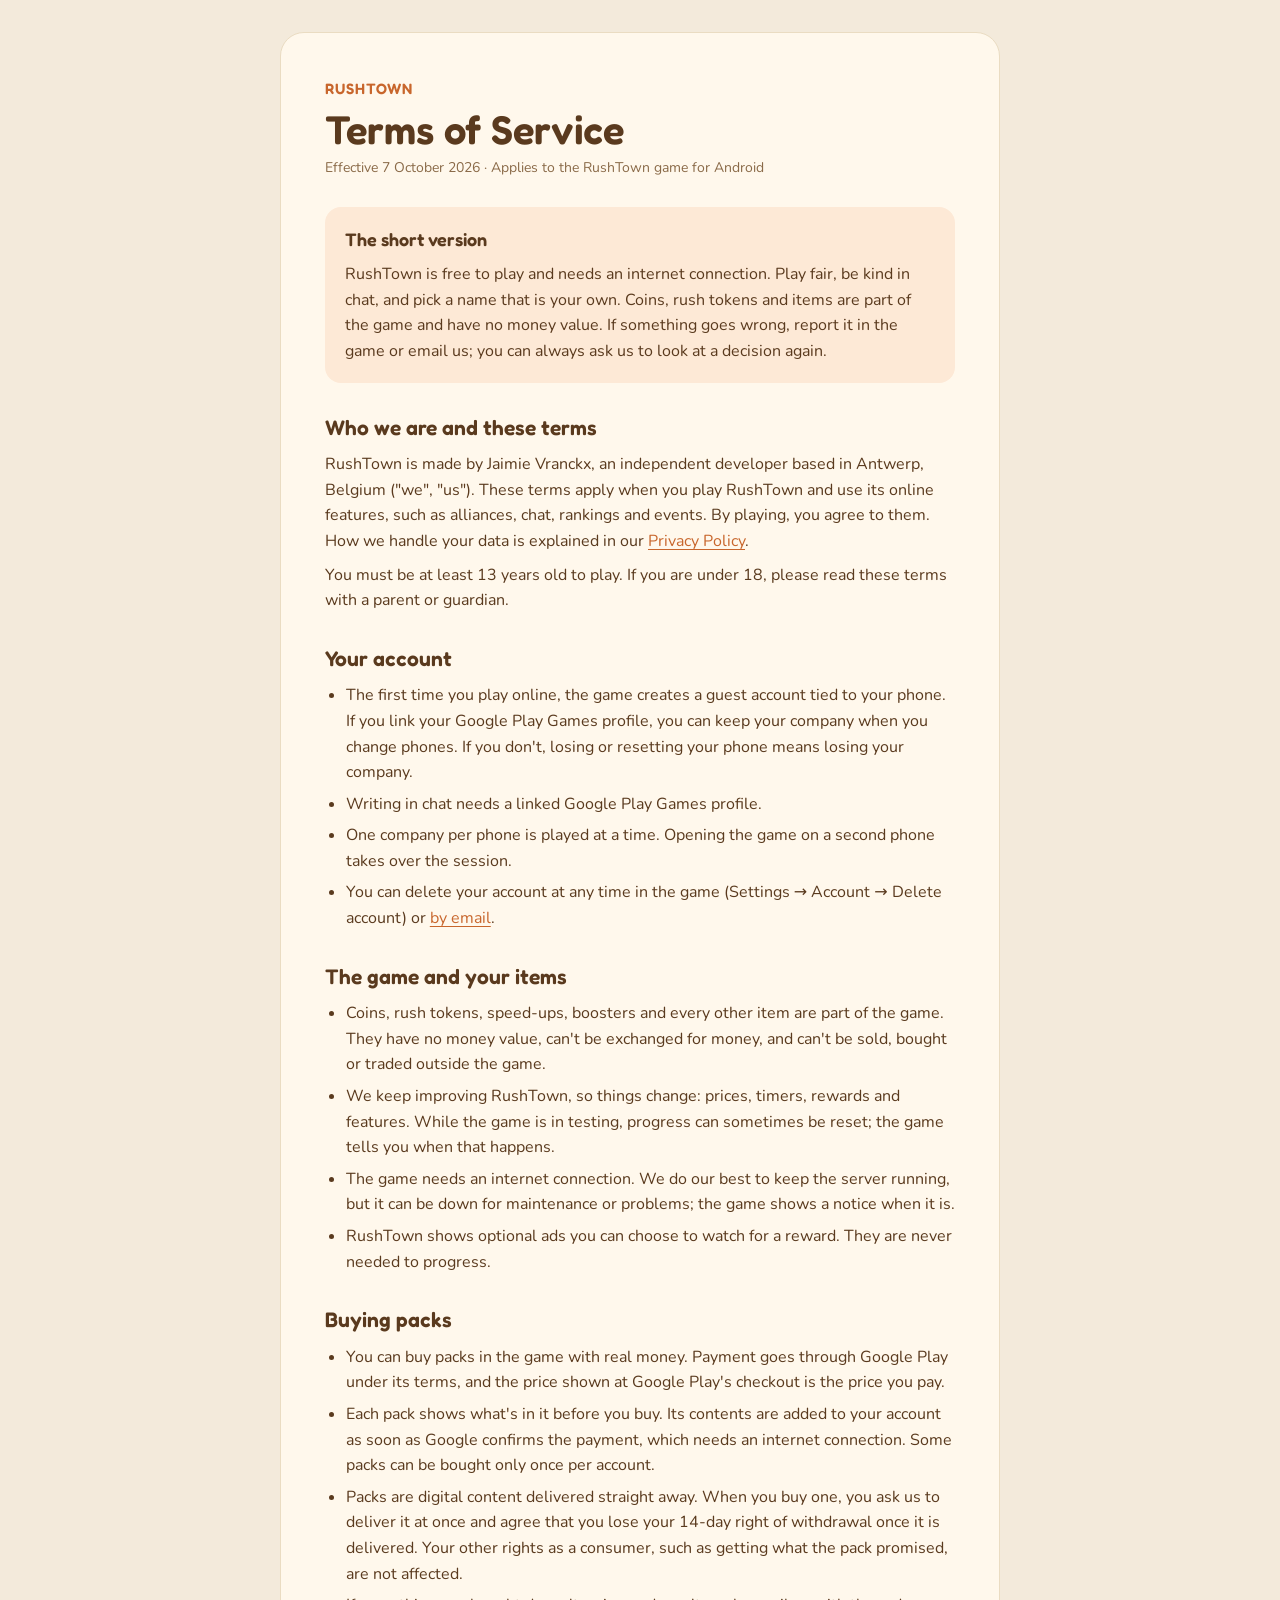
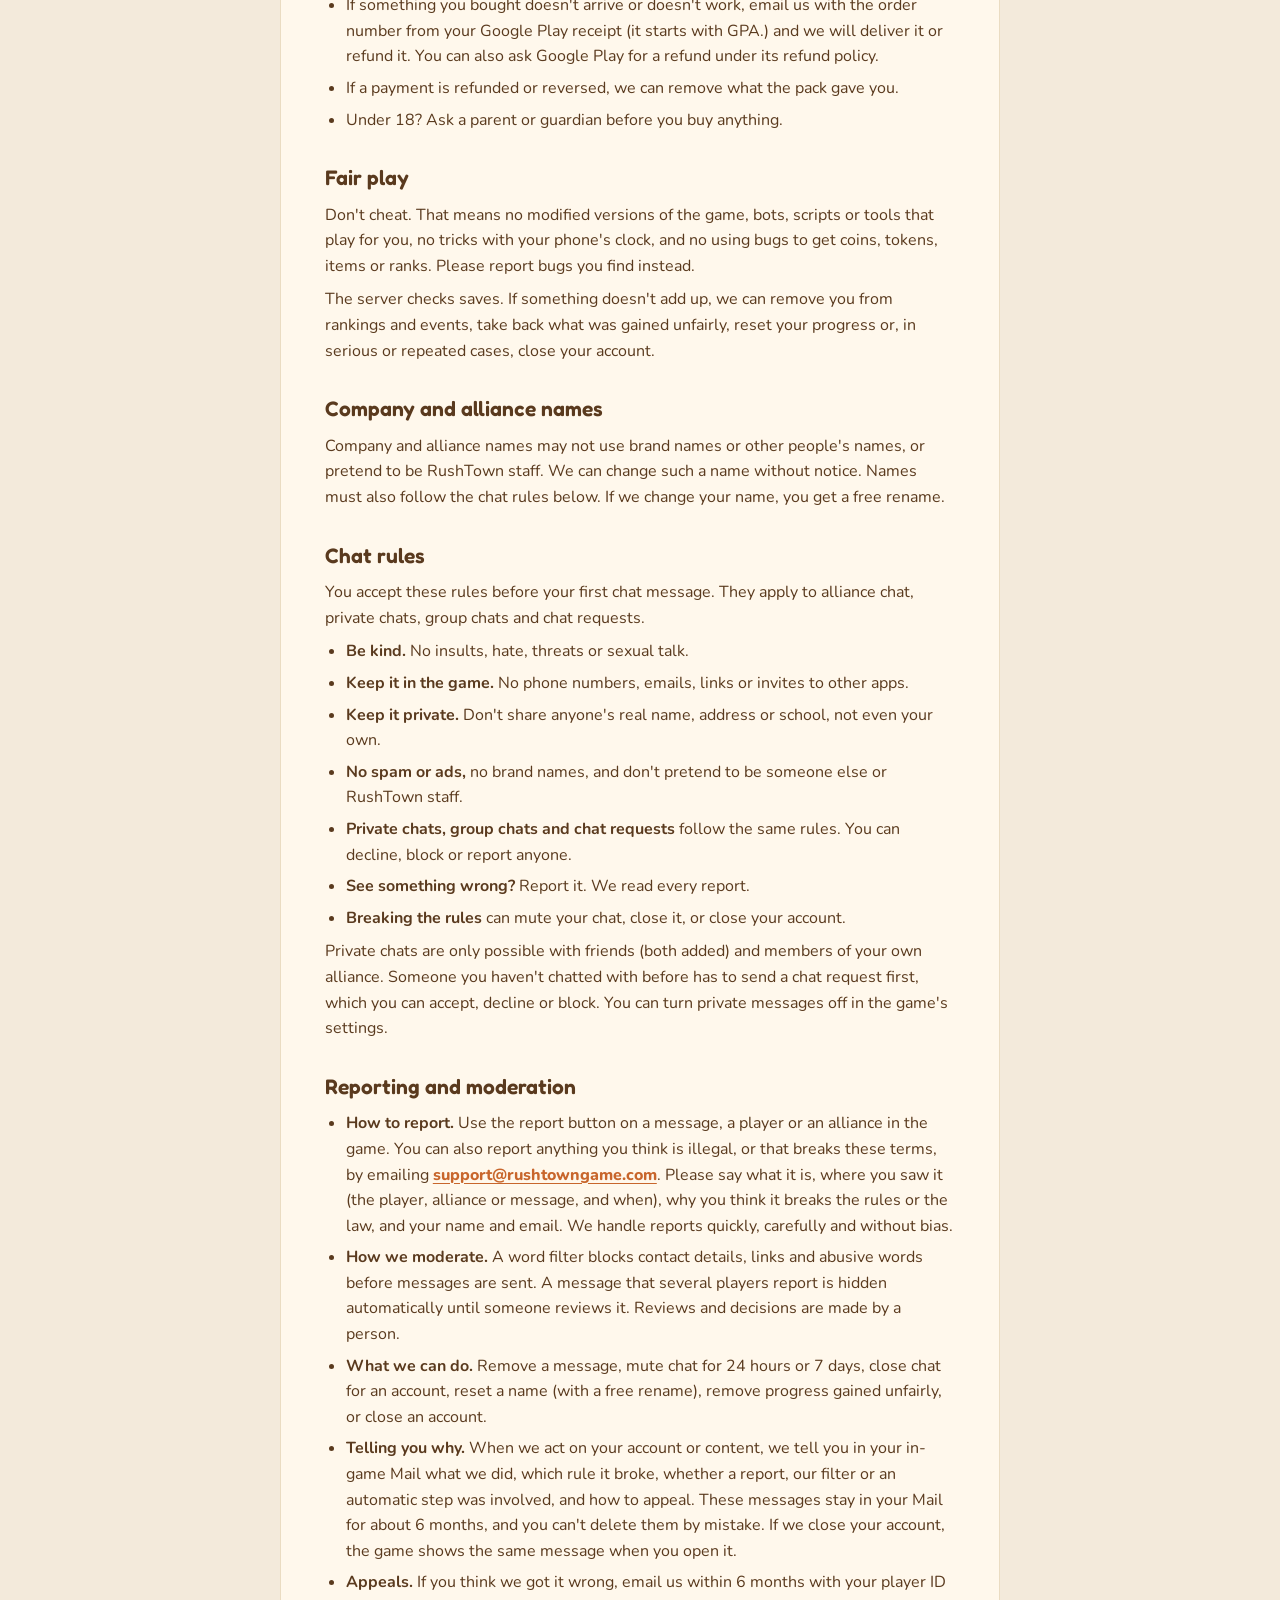
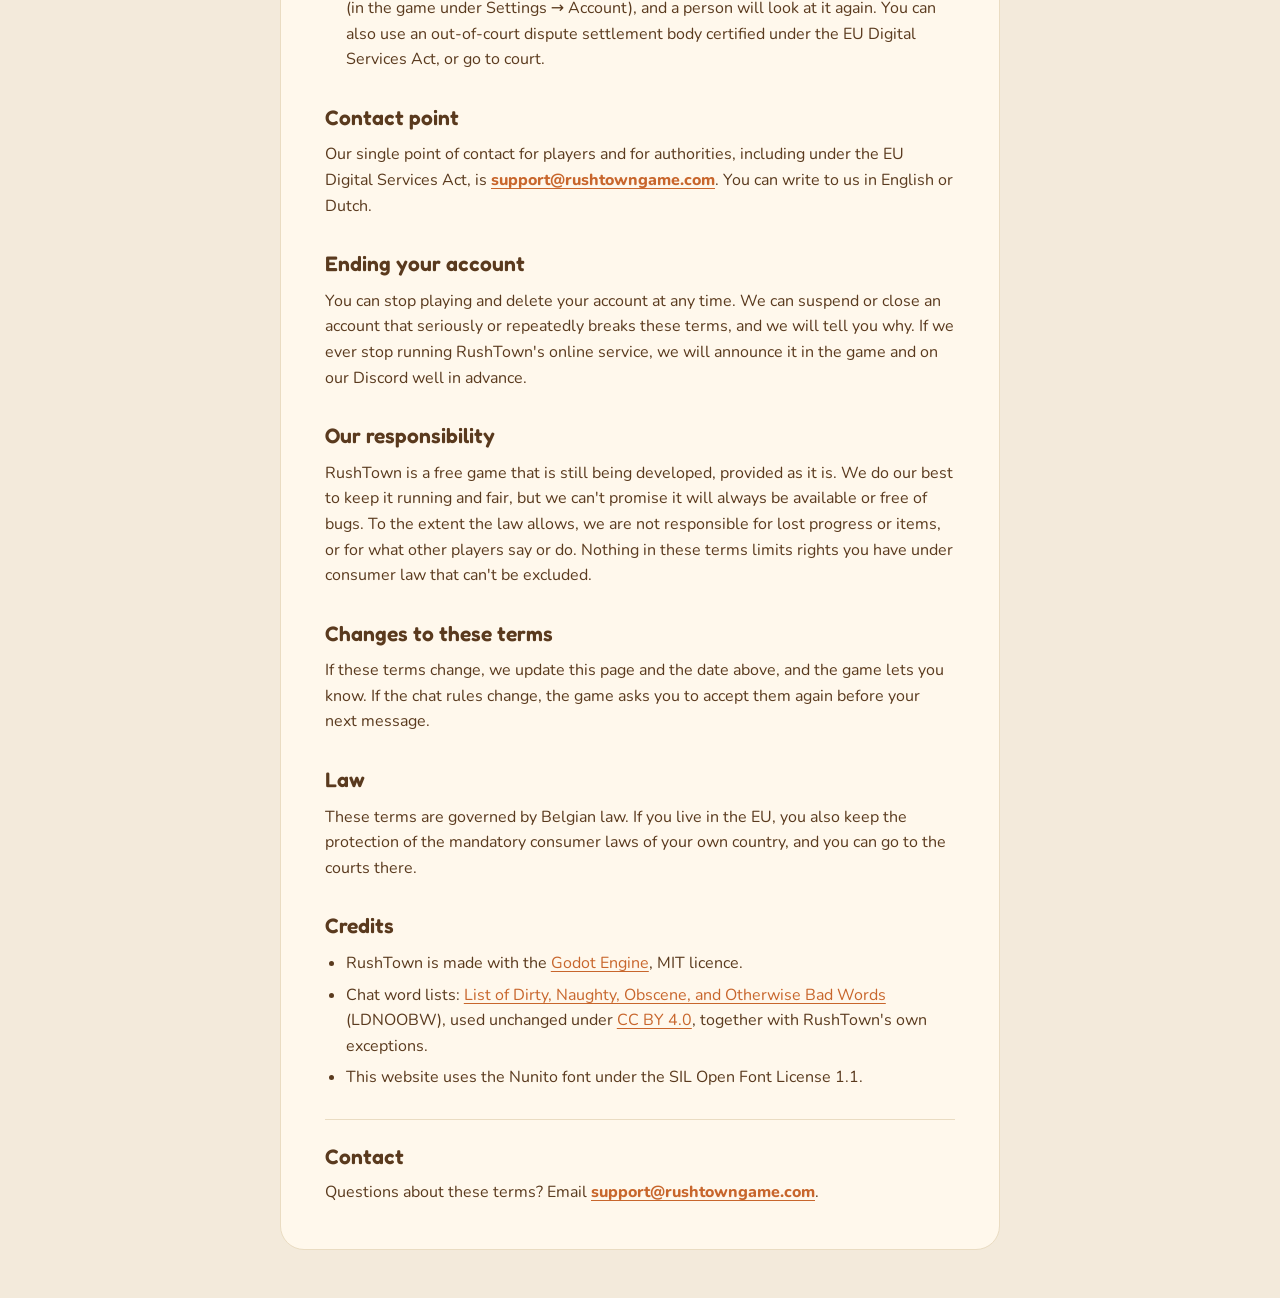
<file: terms.html>
<!doctype html>
<html lang="en">
<head>
<meta charset="utf-8">
<meta name="viewport" content="width=device-width, initial-scale=1">
<title>RushTown Terms of Service</title>
<meta name="description" content="Terms of service and chat rules for the RushTown game for Android.">
<link rel="stylesheet" href="style.css">
</head>
<body>
<main class="wrap">
  <header>
    <a class="game" href="./">RushTown</a>
    <h1>Terms of Service</h1>
    <p class="meta">Effective 7 October 2026 · Applies to the RushTown game for Android</p>
  </header>

  <div class="summary">
    <strong>The short version</strong>
    <p>RushTown is free to play and needs an internet connection. Play fair, be kind in chat, and pick a name that is your own. Coins, rush tokens and items are part of the game and have no money value. If something goes wrong, report it in the game or email us; you can always ask us to look at a decision again.</p>
  </div>

  <section>
    <h2>Who we are and these terms</h2>
    <p>RushTown is made by Jaimie Vranckx, an independent developer based in Antwerp, Belgium ("we", "us"). These terms apply when you play RushTown and use its online features, such as alliances, chat, rankings and events. By playing, you agree to them. How we handle your data is explained in our <a href="privacy.html">Privacy Policy</a>.</p>
    <p>You must be at least 13 years old to play. If you are under 18, please read these terms with a parent or guardian.</p>
  </section>

  <section>
    <h2>Your account</h2>
    <ul class="points">
      <li>The first time you play online, the game creates a guest account tied to your phone. If you link your Google Play Games profile, you can keep your company when you change phones. If you don't, losing or resetting your phone means losing your company.</li>
      <li>Writing in chat needs a linked Google Play Games profile.</li>
      <li>One company per phone is played at a time. Opening the game on a second phone takes over the session.</li>
      <li>You can delete your account at any time in the game (Settings → Account → Delete account) or <a href="delete-account.html">by email</a>.</li>
    </ul>
  </section>

  <section>
    <h2>The game and your items</h2>
    <ul class="points">
      <li>Coins, rush tokens, speed-ups, boosters and every other item are part of the game. They have no money value, can't be exchanged for money, and can't be sold, bought or traded outside the game.</li>
      <li>We keep improving RushTown, so things change: prices, timers, rewards and features. While the game is in testing, progress can sometimes be reset; the game tells you when that happens.</li>
      <li>The game needs an internet connection. We do our best to keep the server running, but it can be down for maintenance or problems; the game shows a notice when it is.</li>
      <li>RushTown shows optional ads you can choose to watch for a reward. They are never needed to progress.</li>
    </ul>
  </section>

  <section>
    <h2>Buying packs</h2>
    <ul class="points">
      <li>You can buy packs in the game with real money. Payment goes through Google Play under its terms, and the price shown at Google Play's checkout is the price you pay.</li>
      <li>Each pack shows what's in it before you buy. Its contents are added to your account as soon as Google confirms the payment, which needs an internet connection. Some packs can be bought only once per account.</li>
      <li>Packs are digital content delivered straight away. When you buy one, you ask us to deliver it at once and agree that you lose your 14-day right of withdrawal once it is delivered. Your other rights as a consumer, such as getting what the pack promised, are not affected.</li>
      <li>If something you bought doesn't arrive or doesn't work, email us with the order number from your Google Play receipt (it starts with GPA.) and we will deliver it or refund it. You can also ask Google Play for a refund under its refund policy.</li>
      <li>If a payment is refunded or reversed, we can remove what the pack gave you.</li>
      <li>Under 18? Ask a parent or guardian before you buy anything.</li>
    </ul>
  </section>

  <section>
    <h2>Fair play</h2>
    <p>Don't cheat. That means no modified versions of the game, bots, scripts or tools that play for you, no tricks with your phone's clock, and no using bugs to get coins, tokens, items or ranks. Please report bugs you find instead.</p>
    <p>The server checks saves. If something doesn't add up, we can remove you from rankings and events, take back what was gained unfairly, reset your progress or, in serious or repeated cases, close your account.</p>
  </section>

  <section>
    <h2>Company and alliance names</h2>
    <p>Company and alliance names may not use brand names or other people's names, or pretend to be RushTown staff. We can change such a name without notice. Names must also follow the chat rules below. If we change your name, you get a free rename.</p>
  </section>

  <section id="chat-rules">
    <h2>Chat rules</h2>
    <p>You accept these rules before your first chat message. They apply to alliance chat, private chats, group chats and chat requests.</p>
    <ul class="points">
      <li><strong>Be kind.</strong> No insults, hate, threats or sexual talk.</li>
      <li><strong>Keep it in the game.</strong> No phone numbers, emails, links or invites to other apps.</li>
      <li><strong>Keep it private.</strong> Don't share anyone's real name, address or school, not even your own.</li>
      <li><strong>No spam or ads,</strong> no brand names, and don't pretend to be someone else or RushTown staff.</li>
      <li><strong>Private chats, group chats and chat requests</strong> follow the same rules. You can decline, block or report anyone.</li>
      <li><strong>See something wrong?</strong> Report it. We read every report.</li>
      <li><strong>Breaking the rules</strong> can mute your chat, close it, or close your account.</li>
    </ul>
    <p>Private chats are only possible with friends (both added) and members of your own alliance. Someone you haven't chatted with before has to send a chat request first, which you can accept, decline or block. You can turn private messages off in the game's settings.</p>
  </section>

  <section>
    <h2>Reporting and moderation</h2>
    <ul class="points">
      <li><strong>How to report.</strong> Use the report button on a message, a player or an alliance in the game. You can also report anything you think is illegal, or that breaks these terms, by emailing <a class="addr" href="mailto:support@rushtowngame.com">support@rushtowngame.com</a>. Please say what it is, where you saw it (the player, alliance or message, and when), why you think it breaks the rules or the law, and your name and email. We handle reports quickly, carefully and without bias.</li>
      <li><strong>How we moderate.</strong> A word filter blocks contact details, links and abusive words before messages are sent. A message that several players report is hidden automatically until someone reviews it. Reviews and decisions are made by a person.</li>
      <li><strong>What we can do.</strong> Remove a message, mute chat for 24 hours or 7 days, close chat for an account, reset a name (with a free rename), remove progress gained unfairly, or close an account.</li>
      <li><strong>Telling you why.</strong> When we act on your account or content, we tell you in your in-game Mail what we did, which rule it broke, whether a report, our filter or an automatic step was involved, and how to appeal. These messages stay in your Mail for about 6 months, and you can't delete them by mistake. If we close your account, the game shows the same message when you open it.</li>
      <li><strong>Appeals.</strong> If you think we got it wrong, email us within 6 months with your player ID (in the game under Settings → Account), and a person will look at it again. You can also use an out-of-court dispute settlement body certified under the EU Digital Services Act, or go to court.</li>
    </ul>
  </section>

  <section>
    <h2>Contact point</h2>
    <p>Our single point of contact for players and for authorities, including under the EU Digital Services Act, is <a class="addr" href="mailto:support@rushtowngame.com">support@rushtowngame.com</a>. You can write to us in English or Dutch.</p>
  </section>

  <section>
    <h2>Ending your account</h2>
    <p>You can stop playing and delete your account at any time. We can suspend or close an account that seriously or repeatedly breaks these terms, and we will tell you why. If we ever stop running RushTown's online service, we will announce it in the game and on our Discord well in advance.</p>
  </section>

  <section>
    <h2>Our responsibility</h2>
    <p>RushTown is a free game that is still being developed, provided as it is. We do our best to keep it running and fair, but we can't promise it will always be available or free of bugs. To the extent the law allows, we are not responsible for lost progress or items, or for what other players say or do. Nothing in these terms limits rights you have under consumer law that can't be excluded.</p>
  </section>

  <section>
    <h2>Changes to these terms</h2>
    <p>If these terms change, we update this page and the date above, and the game lets you know. If the chat rules change, the game asks you to accept them again before your next message.</p>
  </section>

  <section>
    <h2>Law</h2>
    <p>These terms are governed by Belgian law. If you live in the EU, you also keep the protection of the mandatory consumer laws of your own country, and you can go to the courts there.</p>
  </section>

  <section id="credits">
    <h2>Credits</h2>
    <ul class="points">
      <li>RushTown is made with the <a href="https://godotengine.org">Godot Engine</a>, MIT licence.</li>
      <li>Chat word lists: <a href="https://github.com/LDNOOBW/List-of-Dirty-Naughty-Obscene-and-Otherwise-Bad-Words">List of Dirty, Naughty, Obscene, and Otherwise Bad Words</a> (LDNOOBW), used unchanged under <a href="https://creativecommons.org/licenses/by/4.0/">CC BY 4.0</a>, together with RushTown's own exceptions.</li>
      <li>This website uses the Nunito font under the SIL Open Font License 1.1.</li>
    </ul>
  </section>

  <div class="contact">
    <h2>Contact</h2>
    <p>Questions about these terms? Email <a class="addr" href="mailto:support@rushtowngame.com">support@rushtowngame.com</a>.</p>
  </div>
</main>
</body>
</html>
</file>
<file: site.css>
@font-face {
  font-family: "Nunito";
  src: url("fonts/Nunito-Variable.ttf") format("truetype");
  font-weight: 200 1000;
  font-display: swap;
}

:root {
  --ink: #5A3418;
  --ink-soft: #7A5638;
  --cream: #FFF6E8;
  --paper: #FBE9D2;
  --sand: #F5D9AE;
  --orange: #E8884A;
  --orange-deep: #C9622A;
  --grass: #C2B427;
  --sky: #CFE7F2;
  --line: rgba(90, 52, 24, 0.14);
  --radius: 20px;
  --shadow: 0 10px 30px rgba(90, 52, 24, 0.18);
}

* { box-sizing: border-box; }
html { -webkit-text-size-adjust: 100%; scroll-behavior: smooth; }
body {
  margin: 0;
  background: var(--paper);
  color: var(--ink);
  font-family: "Nunito", system-ui, -apple-system, "Segoe UI", sans-serif;
  font-size: 18px;
  line-height: 1.6;
  overflow-x: hidden;
}
a { color: var(--orange-deep); }
img { max-width: 100%; }
.wrap { max-width: 1160px; margin: 0 auto; padding: 0 16px; }
.eyebrow { display: inline-block; font-size: 14px; font-weight: 900; letter-spacing: 2px; text-transform: uppercase; color: var(--orange-deep); margin-bottom: 6px; }
h2.title { font-size: clamp(30px, 5vw, 48px); line-height: 1.08; font-weight: 900; margin: 0 0 14px; letter-spacing: -0.5px; }
p.lede { font-size: clamp(17px, 2.2vw, 20px); color: var(--ink-soft); margin: 0 0 28px; max-width: 38em; }

/* ---------- header ---------- */
.bar { position: fixed; inset: 0 0 auto 0; z-index: 50; transition: background .25s, box-shadow .25s; }
.bar .wrap { display: flex; align-items: center; justify-content: space-between; gap: 12px; height: 68px; }
.bar img { height: 44px; width: auto; display: block; filter: drop-shadow(0 2px 6px rgba(0,0,0,.25)); }
.bar nav { display: none; gap: 22px; font-weight: 800; font-size: 16px; }
.bar nav a { color: #fff; text-decoration: none; text-shadow: 0 1px 6px rgba(0,0,0,.45); }
.bar .pill { padding: 9px 18px; font-size: 15px; }
.bar.solid { background: rgba(255, 246, 232, .96); box-shadow: 0 2px 16px rgba(90,52,24,.15); backdrop-filter: blur(6px); }
.bar.solid nav a { color: var(--ink); text-shadow: none; }
.bar.solid img { filter: none; }
@media (min-width: 860px) { .bar nav { display: flex; } }

/* ---------- buttons ---------- */
.btn { display: inline-flex; align-items: center; justify-content: center; gap: 10px; padding: 15px 26px; border-radius: 999px; font-weight: 900; font-size: 17px; text-decoration: none; border: 3px solid var(--ink); transition: transform .12s, box-shadow .12s, background .15s; }
.btn:hover { transform: translateY(-2px); }
.btn.primary { background: var(--orange); color: #fff; border-color: var(--ink); box-shadow: 0 5px 0 var(--ink); }
.btn.primary:hover { background: var(--orange-deep); }
.btn.cream { background: var(--cream); color: var(--ink); box-shadow: 0 5px 0 var(--ink); }
.btn svg { width: 22px; height: 22px; flex: none; }
.pill { border-radius: 999px; }

/* ---------- hero ---------- */
.hero { position: relative; min-height: min(100svh, 880px); display: grid; place-items: center; text-align: center; color: #fff; overflow: hidden; isolation: isolate; }
.hero .bg { position: absolute; inset: 0; z-index: -2; background: #8fb7c9 center/cover no-repeat; animation: drift 28s ease-in-out infinite alternate; }
.hero video.bg { width: 100%; height: 100%; object-fit: cover; animation: none; }
.hero::after { content: ""; position: absolute; inset: 0; z-index: -1; background: linear-gradient(180deg, rgba(40,22,8,.45) 0%, rgba(40,22,8,.12) 38%, rgba(40,22,8,.55) 100%); }
@keyframes drift { from { transform: scale(1.04) translate(0, 0); } to { transform: scale(1.14) translate(-2%, -1.5%); } }
.hero .inner { padding: 110px 16px 150px; max-width: 900px; }
.hero .logo { width: min(560px, 82vw); height: auto; filter: drop-shadow(0 8px 22px rgba(0,0,0,.35)); }
.hero h1 { font-size: clamp(24px, 4vw, 38px); font-weight: 900; margin: 6px 0 10px; text-shadow: 0 3px 14px rgba(0,0,0,.45); line-height: 1.2; }
.hero p { font-size: clamp(16px, 2.2vw, 20px); margin: 0 auto 26px; max-width: 36em; text-shadow: 0 2px 10px rgba(0,0,0,.5); font-weight: 700; }
.hero .cta { display: flex; flex-wrap: wrap; justify-content: center; gap: 14px; }
.hero small { display: block; margin-top: 14px; font-size: 14px; font-weight: 700; text-shadow: 0 1px 8px rgba(0,0,0,.6); }
.scroll-cue { position: absolute; bottom: 92px; left: 50%; transform: translateX(-50%); color: #fff; font-size: 13px; font-weight: 900; letter-spacing: 2px; text-decoration: none; opacity: .9; }
.scroll-cue::after { content: ""; display: block; width: 14px; height: 14px; margin: 6px auto 0; border-right: 3px solid #fff; border-bottom: 3px solid #fff; transform: rotate(45deg); animation: bob 1.6s ease-in-out infinite; }
@keyframes bob { 50% { transform: translateY(6px) rotate(45deg); } }
.hills { position: absolute; left: 0; right: 0; bottom: -1px; width: 100%; height: 90px; display: block; }

/* ---------- sections ---------- */
section.block { position: relative; padding: 72px 0; }
section.block.cream { background: var(--cream); }
section.block.sand { background: var(--sand); }
.wave { display: block; width: 100%; height: 60px; }

/* ---------- features slideshow ---------- */
.slides { position: relative; }
.track { display: flex; overflow-x: auto; scroll-snap-type: x mandatory; scroll-behavior: smooth; gap: 18px; padding: 6px 2px 18px; scrollbar-width: none; }
.track::-webkit-scrollbar { display: none; }
.slide { flex: 0 0 100%; scroll-snap-align: center; display: grid; grid-template-columns: 1fr; gap: 18px; align-items: center; }
.slide figure { margin: 0; border-radius: var(--radius); overflow: hidden; border: 4px solid var(--ink); box-shadow: var(--shadow); aspect-ratio: 16/9; background: var(--sand); }
.slide figure img { width: 100%; height: 100%; object-fit: cover; display: block; }
.slide .num { font-size: 15px; font-weight: 900; color: var(--orange-deep); letter-spacing: 1px; }
.slide h3 { font-size: clamp(26px, 3.6vw, 36px); font-weight: 900; line-height: 1.1; margin: 4px 0 10px; }
.slide p { margin: 0; color: var(--ink-soft); font-size: 18px; }
@media (min-width: 900px) { .slide { grid-template-columns: 7fr 4fr; gap: 34px; } }
.controls { display: flex; align-items: center; gap: 12px; margin-top: 6px; }
.arrow { width: 50px; height: 50px; border-radius: 50%; border: 3px solid var(--ink); background: var(--cream); color: var(--ink); font-size: 22px; font-weight: 900; cursor: pointer; box-shadow: 0 4px 0 var(--ink); display: grid; place-items: center; font-family: inherit; }
.arrow:hover { background: #fff; }
.dots { display: flex; gap: 8px; margin-left: 6px; }
.dots button { width: 12px; height: 12px; border-radius: 50%; border: 2px solid var(--ink); background: transparent; padding: 0; cursor: pointer; }
.dots button[aria-current="true"] { background: var(--orange); }

/* ---------- characters ---------- */
.cast { display: grid; grid-template-columns: 1fr; gap: 26px; align-items: center; }
@media (min-width: 900px) { .cast { grid-template-columns: 5fr 6fr; } }
.stage { position: relative; display: grid; place-items: center; }
.stage .disc { width: min(400px, 80vw); aspect-ratio: 1; border-radius: 50%; background: radial-gradient(circle at 50% 40%, #FFE3B3, var(--orange) 72%); border: 5px solid var(--ink); box-shadow: var(--shadow); display: flex; align-items: flex-end; justify-content: center; overflow: hidden; margin: 0 auto; }
.stage .disc img { width: 96%; height: auto; display: block; margin: 0 auto -2px; transition: opacity .2s; }
.who .name { font-size: clamp(30px, 4.4vw, 44px); font-weight: 900; margin: 0; line-height: 1.05; }
.who .role { font-weight: 800; color: var(--orange-deep); margin: 6px 0 16px; }
.who blockquote { margin: 0 0 22px; padding: 18px 22px; background: var(--cream); border: 3px solid var(--ink); border-radius: 18px; font-size: 20px; font-weight: 700; position: relative; }
.who blockquote::before { content: ""; position: absolute; left: 36px; top: -14px; width: 22px; height: 22px; background: var(--cream); border-left: 3px solid var(--ink); border-top: 3px solid var(--ink); transform: rotate(45deg); }
.picker { display: flex; flex-wrap: wrap; gap: 10px; }
.picker button { width: 64px; height: 64px; border-radius: 50%; border: 3px solid var(--ink); background: var(--sand); padding: 0; overflow: hidden; cursor: pointer; transition: transform .12s; }
.picker button img { width: 100%; height: 100%; object-fit: cover; object-position: center 18%; display: block; transform: scale(1.15); transform-origin: center 30%; }
.picker button:hover { transform: translateY(-3px); }
.picker button[aria-pressed="true"] { background: var(--orange); box-shadow: 0 0 0 4px var(--cream), 0 0 0 7px var(--orange-deep); }

/* ---------- valley band ---------- */
.valley { position: relative; color: #fff; text-align: center; padding: 120px 0; background: #6d8f4a center/cover no-repeat; isolation: isolate; }
.valley::before { content: ""; position: absolute; inset: 0; z-index: -1; background: linear-gradient(180deg, rgba(40,22,8,.35), rgba(40,22,8,.55)); }
.valley h2 { font-size: clamp(30px, 5vw, 50px); font-weight: 900; margin: 0 0 12px; text-shadow: 0 3px 14px rgba(0,0,0,.4); }
.valley p { max-width: 36em; margin: 0 auto; font-size: 19px; font-weight: 700; text-shadow: 0 2px 10px rgba(0,0,0,.5); }

/* ---------- stats ---------- */
.stats { display: grid; grid-template-columns: repeat(3, 1fr); gap: 12px; margin-top: 30px; }
.stat { background: rgba(255,246,232,.94); color: var(--ink); border: 3px solid var(--ink); border-radius: 18px; padding: 14px 8px; }
.stat b { display: block; font-size: clamp(22px, 4vw, 34px); font-weight: 900; line-height: 1.1; }
.stat span { font-size: 13px; font-weight: 800; color: var(--ink-soft); }
.stats[hidden] { display: none; }

/* ---------- news ---------- */
.news { display: grid; grid-template-columns: 1fr; gap: 16px; }
@media (min-width: 820px) { .news { grid-template-columns: repeat(3, 1fr); } }
.card { background: var(--cream); border: 3px solid var(--ink); border-radius: var(--radius); overflow: hidden; box-shadow: 0 5px 0 var(--ink); display: flex; flex-direction: column; text-decoration: none; color: var(--ink); transition: transform .12s; }
.card:hover { transform: translateY(-3px); }
.card img { width: 100%; height: auto; flex: 0 0 auto; aspect-ratio: 16/9; object-fit: cover; display: block; border-bottom: 3px solid var(--ink); }
.card div { flex: 1 1 auto; }
.card div { padding: 16px 18px 20px; }
.card time { font-size: 13px; font-weight: 900; color: var(--orange-deep); letter-spacing: 1px; text-transform: uppercase; }
.card h3 { margin: 4px 0 6px; font-size: 21px; font-weight: 900; line-height: 1.2; }
.card p { margin: 0; color: var(--ink-soft); font-size: 16px; }

/* ---------- join ---------- */
.join { text-align: center; }
.join .box { background: var(--cream); border: 4px solid var(--ink); border-radius: 28px; padding: 40px 22px; box-shadow: var(--shadow); position: relative; }
.join .box img.wren { width: 120px; height: 120px; border-radius: 50%; border: 4px solid var(--ink); background: var(--orange); margin-top: -100px; object-fit: cover; object-position: center bottom; }
.join .cta { display: flex; flex-wrap: wrap; justify-content: center; gap: 14px; margin-top: 8px; }

/* ---------- press (subpage) ---------- */
.presshead { background: var(--sand); padding: 120px 0 56px; position: relative; }
.presshead .wrap { display: grid; grid-template-columns: 1fr; gap: 26px; align-items: center; }
@media (min-width: 900px) { .presshead .wrap { grid-template-columns: 7fr 5fr; } }
.presshead .cta { display: flex; flex-wrap: wrap; gap: 12px; }
.presshead .logo-card { background: var(--cream); border: 4px solid var(--ink); border-radius: 26px; padding: 26px; box-shadow: var(--shadow); text-align: center; }
.presshead .logo-card img { width: 100%; max-width: 380px; height: auto; }
.grid2 { display: grid; grid-template-columns: 1fr; gap: 18px; }
@media (min-width: 900px) { .grid2 { grid-template-columns: 5fr 7fr; } }
.panel { background: var(--cream); border: 3px solid var(--ink); border-radius: var(--radius); padding: 22px 24px; box-shadow: 0 5px 0 var(--ink); }
.panel h3 { margin: 0 0 12px; font-size: 22px; font-weight: 900; }
.panel p { margin: 0 0 12px; color: var(--ink-soft); }
.panel p:last-child { margin-bottom: 0; }
.facts { display: grid; grid-template-columns: 1fr; gap: 2px 16px; margin: 0; }
@media (min-width: 520px) { .facts { grid-template-columns: 120px 1fr; } }
.facts dt { font-weight: 900; padding-top: 8px; }
.facts dd { margin: 0; color: var(--ink-soft); padding: 8px 0; border-bottom: 2px dashed var(--line); }
@media (min-width: 520px) { .facts dt { border-bottom: 2px dashed var(--line); padding-bottom: 8px; } }
.ticks { list-style: none; padding: 0; margin: 0; display: grid; gap: 10px; }
.ticks li { position: relative; padding-left: 34px; color: var(--ink-soft); }
.ticks li::before { content: ""; position: absolute; left: 0; top: 3px; width: 22px; height: 22px; border-radius: 50%; background: var(--orange); border: 2px solid var(--ink); box-shadow: inset 0 0 0 4px var(--cream); }
.ticks b { color: var(--ink); }
.gallery { display: grid; grid-template-columns: 1fr; gap: 14px; }
@media (min-width: 640px) { .gallery { grid-template-columns: repeat(2, 1fr); } }
@media (min-width: 980px) { .gallery { grid-template-columns: repeat(3, 1fr); } }
.gallery a { position: relative; display: block; border-radius: 16px; overflow: hidden; border: 3px solid var(--ink); box-shadow: 0 5px 0 var(--ink); transition: transform .12s; }
.gallery a:hover { transform: translateY(-3px); }
.gallery img { width: 100%; height: auto; aspect-ratio: 16/9; object-fit: cover; display: block; }
.gallery span { position: absolute; right: 10px; bottom: 10px; background: var(--cream); color: var(--ink); font-weight: 900; font-size: 13px; padding: 4px 10px; border-radius: 999px; border: 2px solid var(--ink); }
.castrow { display: flex; flex-wrap: wrap; gap: 16px 18px; justify-content: center; }
.castrow figure { margin: 0; width: 96px; text-align: center; }
.castrow img { width: 96px; height: 96px; border-radius: 50%; border: 3px solid var(--ink); background: radial-gradient(circle at 50% 40%, #FFE3B3, var(--orange) 75%); object-fit: cover; object-position: center bottom; display: block; }
.castrow figcaption { font-size: 13px; font-weight: 800; margin-top: 6px; line-height: 1.25; }

/* ---------- footer ---------- */
footer { background: var(--ink); color: var(--sand); padding: 40px 0 46px; font-size: 15px; }
footer .top { display: flex; flex-wrap: wrap; align-items: center; justify-content: space-between; gap: 18px; margin-bottom: 18px; }
footer img { height: 48px; width: auto; }
footer nav { display: flex; flex-wrap: wrap; gap: 8px 20px; font-weight: 800; }
footer nav a { color: var(--cream); text-decoration: none; }
footer nav a:hover { color: var(--orange); }
footer p { margin: 4px 0; opacity: .85; }

@media (prefers-reduced-motion: reduce) {
  .hero .bg { animation: none; }
  .scroll-cue::after { animation: none; }
  html { scroll-behavior: auto; }
}

@media (max-width: 520px) {
  .bar .wrap { height: 60px; }
  .bar img { height: 38px; }
  .bar .pill { padding: 8px 14px; font-size: 14px; box-shadow: 0 3px 0 var(--ink); }
  .btn { padding: 13px 20px; font-size: 16px; }
}
</file>
<file: style.css>
/* One readable column: the game's cream card on its warm ground */
@import url("https://fonts.googleapis.com/css2?family=Fredoka:wght@500;600&family=Nunito:wght@400;600;800&display=swap");

:root {
  --ground: #f3eadb;
  --card: #fff8ec;
  --ink: #5a3a1e;
  --muted: #8a6a48;
  --accent: #c8662c;
  --line: #eadcc2;
  --note: #fde9d6;
  --display: "Fredoka", "Nunito", system-ui, sans-serif;
  --body: "Nunito", system-ui, -apple-system, "Segoe UI", sans-serif;
  color-scheme: light;
}
@media (prefers-color-scheme: dark) {
  :root {
    --ground: #1f1813; --card: #2a211a; --ink: #f3e6d2; --muted: #c4a888;
    --accent: #f09a62; --line: #3d3027; --note: #3a2a1e; color-scheme: dark;
  }
}
* { box-sizing: border-box; }
body {
  margin: 0;
  background: var(--ground);
  color: var(--ink);
  font-family: var(--body);
  font-size: 16px;
  line-height: 1.6;
  padding: 32px 16px 48px;
}
.wrap {
  max-width: 720px;
  margin: 0 auto;
  background: var(--card);
  border: 1px solid var(--line);
  border-radius: 24px;
  padding: clamp(20px, 5vw, 44px);
  display: flex;
  flex-direction: column;
  gap: 28px;
}
header { display: flex; flex-direction: column; gap: 6px; }
.game { font-family: var(--display); font-weight: 600; color: var(--accent); font-size: 15px; letter-spacing: 0.06em; text-transform: uppercase; text-decoration: none; }
h1 { font-family: var(--display); font-weight: 600; font-size: clamp(28px, 6vw, 40px); line-height: 1.1; margin: 0; }
h2 { font-family: var(--display); font-weight: 600; font-size: 21px; margin: 0; }
.meta { color: var(--muted); font-size: 14px; margin: 0; }
.summary { background: var(--note); border-radius: 16px; padding: 18px 20px; display: flex; flex-direction: column; gap: 8px; }
.summary strong { font-family: var(--display); font-weight: 600; font-size: 18px; }
section { display: flex; flex-direction: column; gap: 8px; }
p, li { margin: 0; max-width: 65ch; }
.stored { display: grid; grid-template-columns: minmax(0, 12rem) minmax(0, 1fr); gap: 8px 16px; margin: 4px 0 0; }
.stored dt { font-weight: 800; }
.stored dd { margin: 0; }
@media (max-width: 520px) { .stored { grid-template-columns: minmax(0, 1fr); } .stored dd { margin-bottom: 8px; } }
a { color: var(--accent); text-underline-offset: 3px; }
.contact { border-top: 1px solid var(--line); padding-top: 20px; display: flex; flex-direction: column; gap: 6px; }
.addr { font-weight: 800; }
.home { align-items: center; text-align: center; }
.home .logo { width: min(420px, 100%); height: auto; }
.lead { font-family: var(--display); font-weight: 600; font-size: 22px; }
.links { list-style: none; padding: 0; margin: 0; display: flex; gap: 24px; font-weight: 800; }
ul.points { margin: 0; padding-left: 1.3em; display: flex; flex-direction: column; gap: 6px; max-width: 65ch; }
</file>
